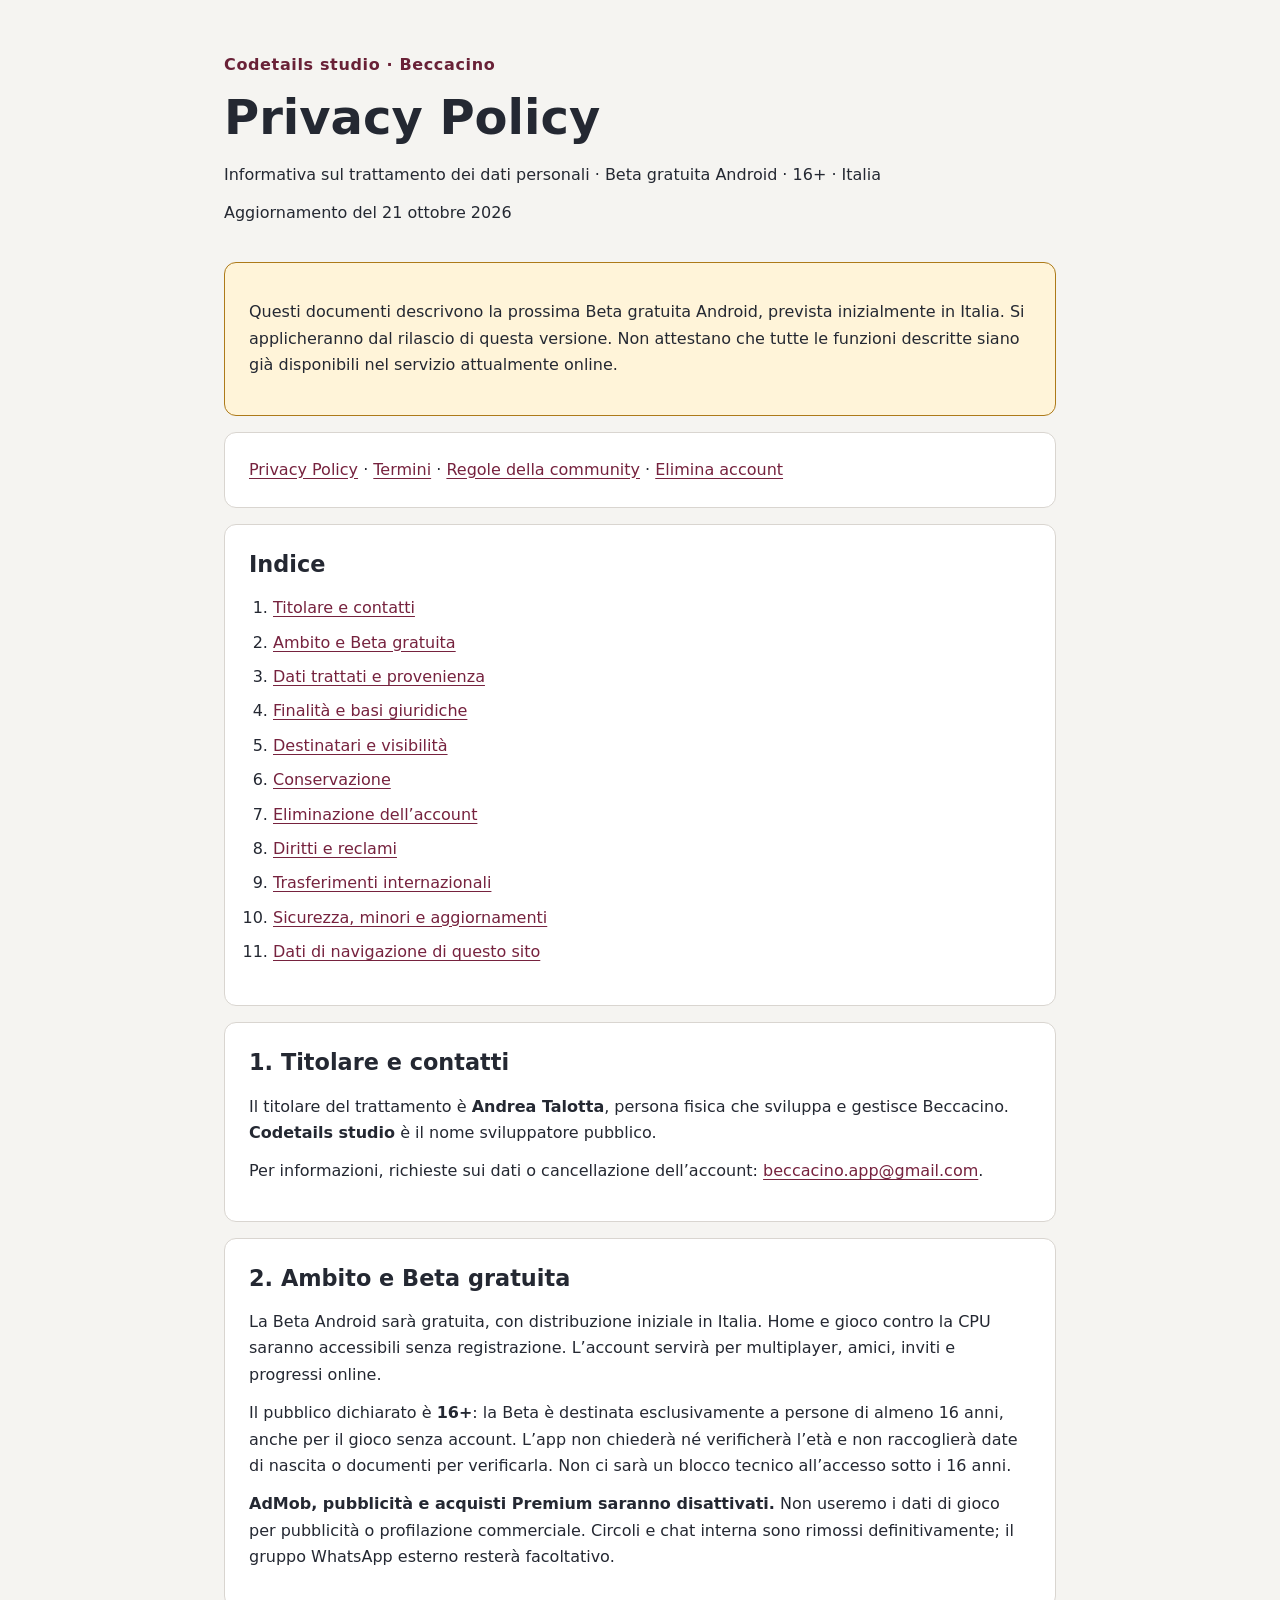
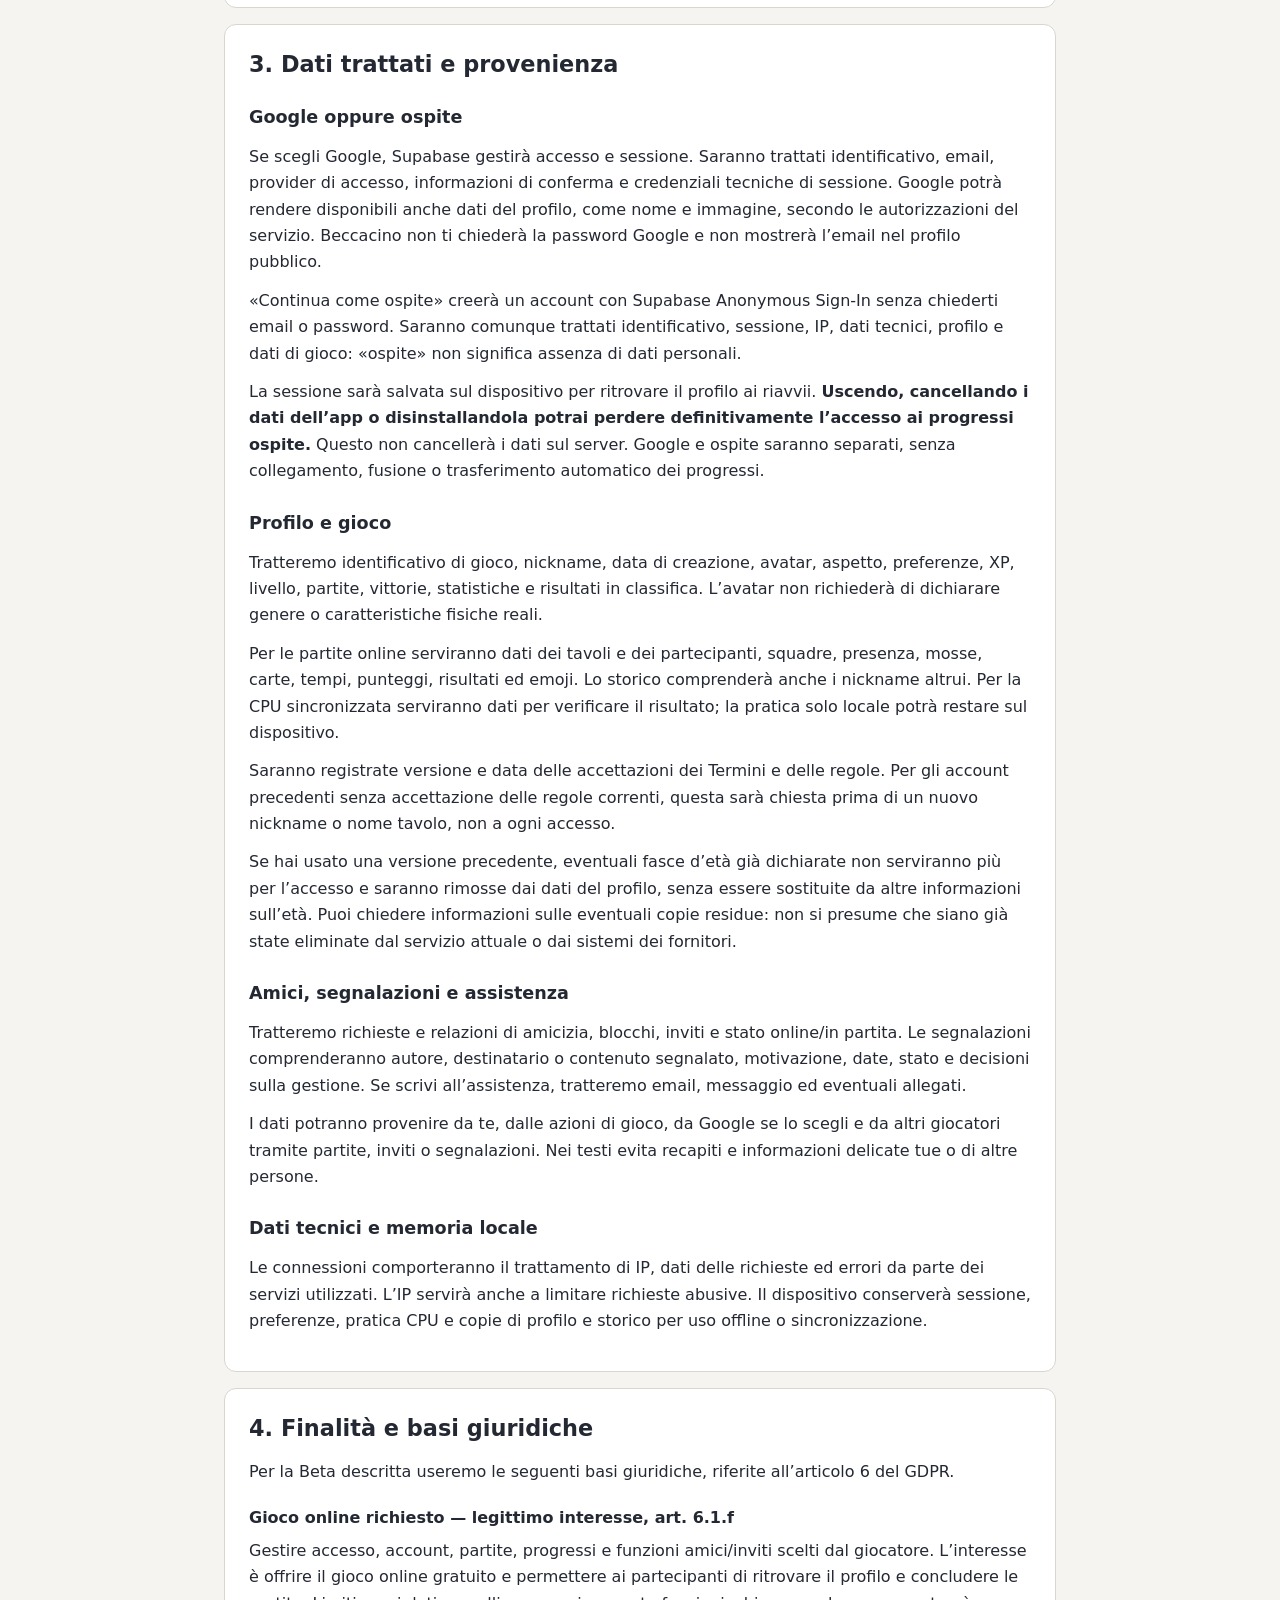
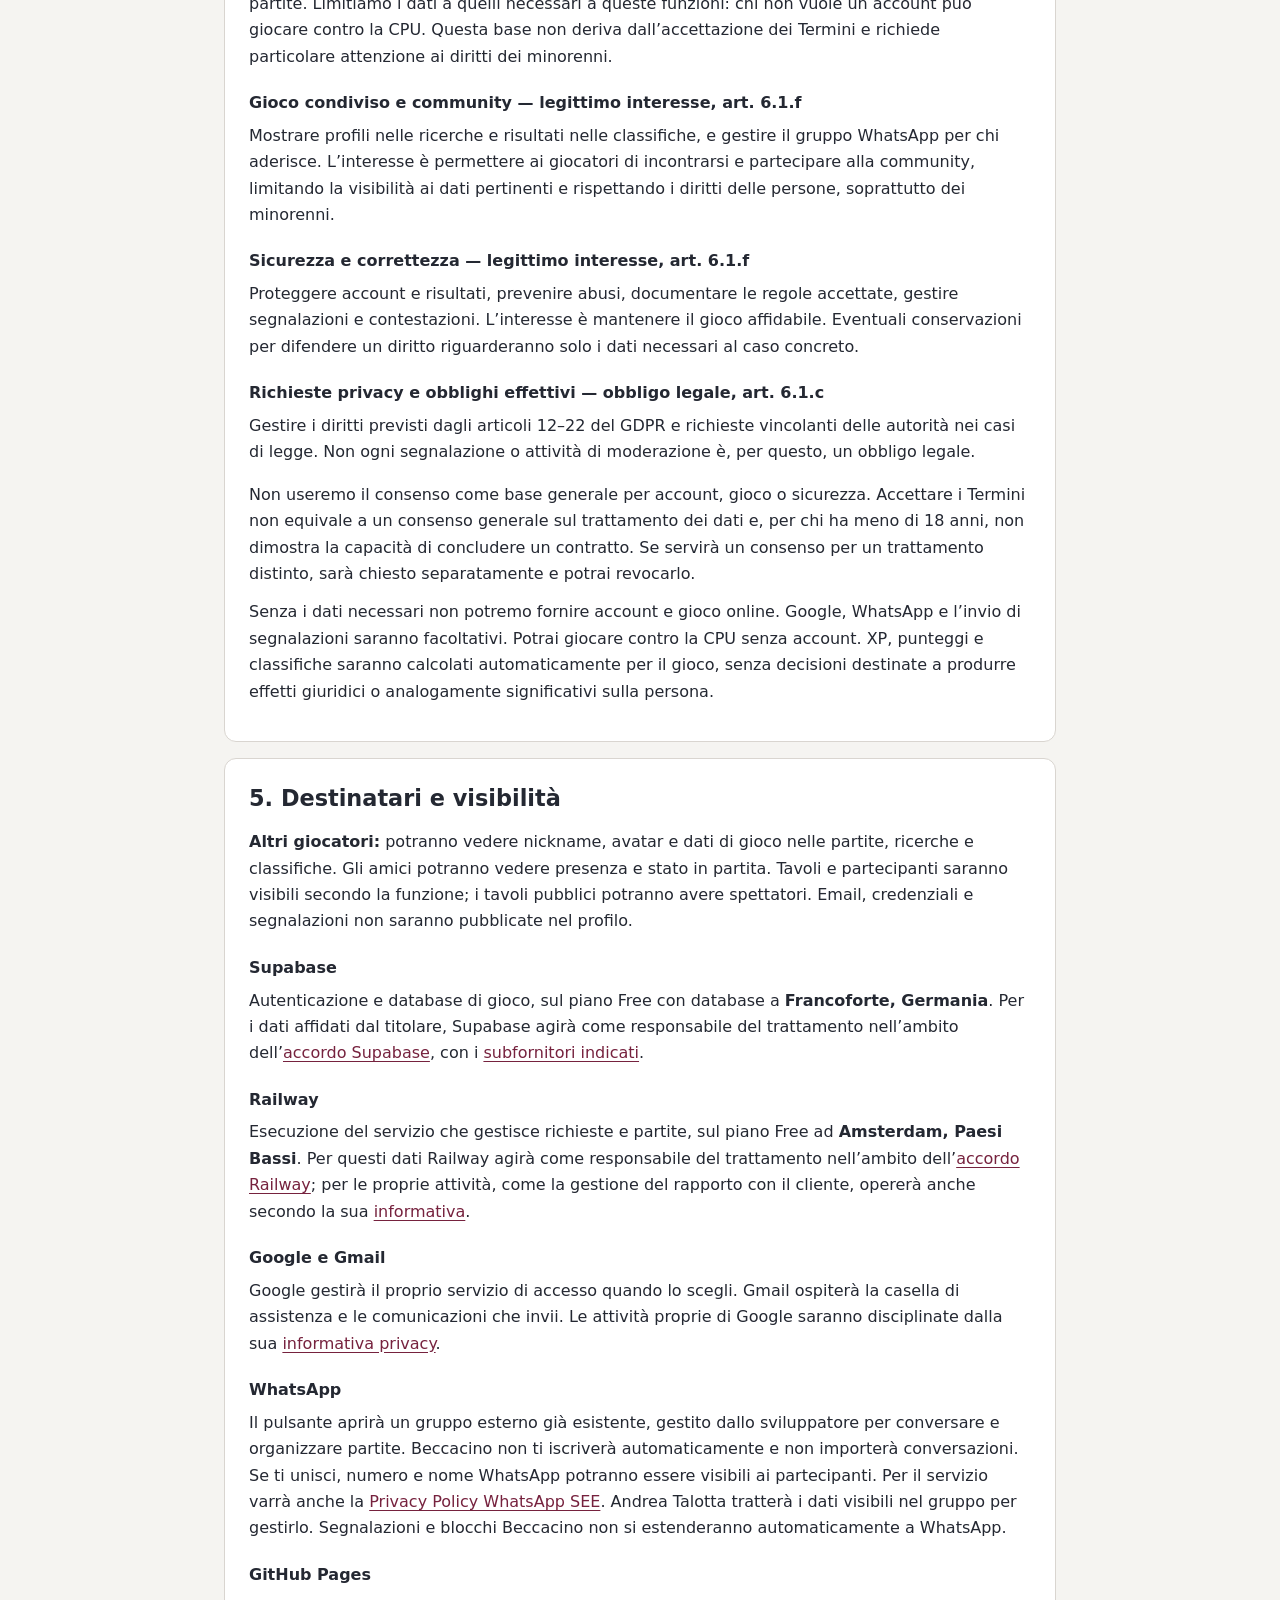
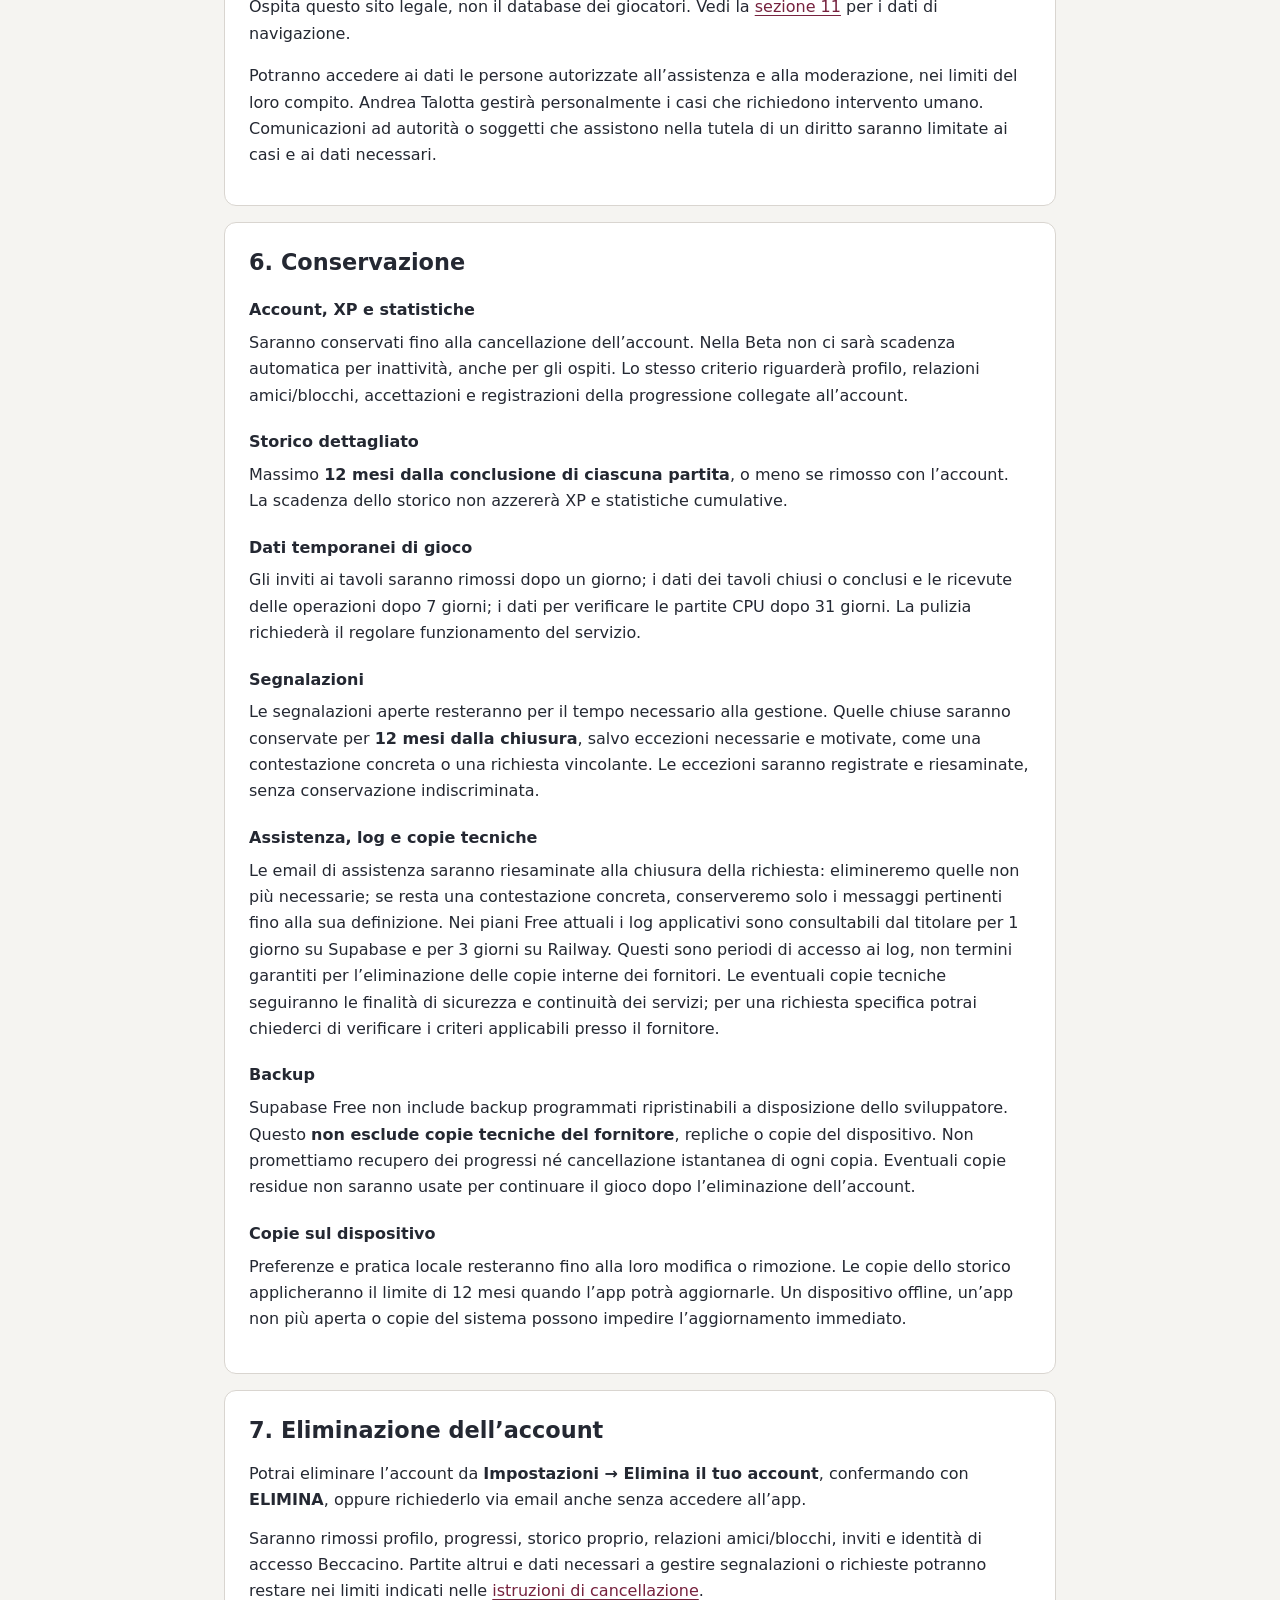
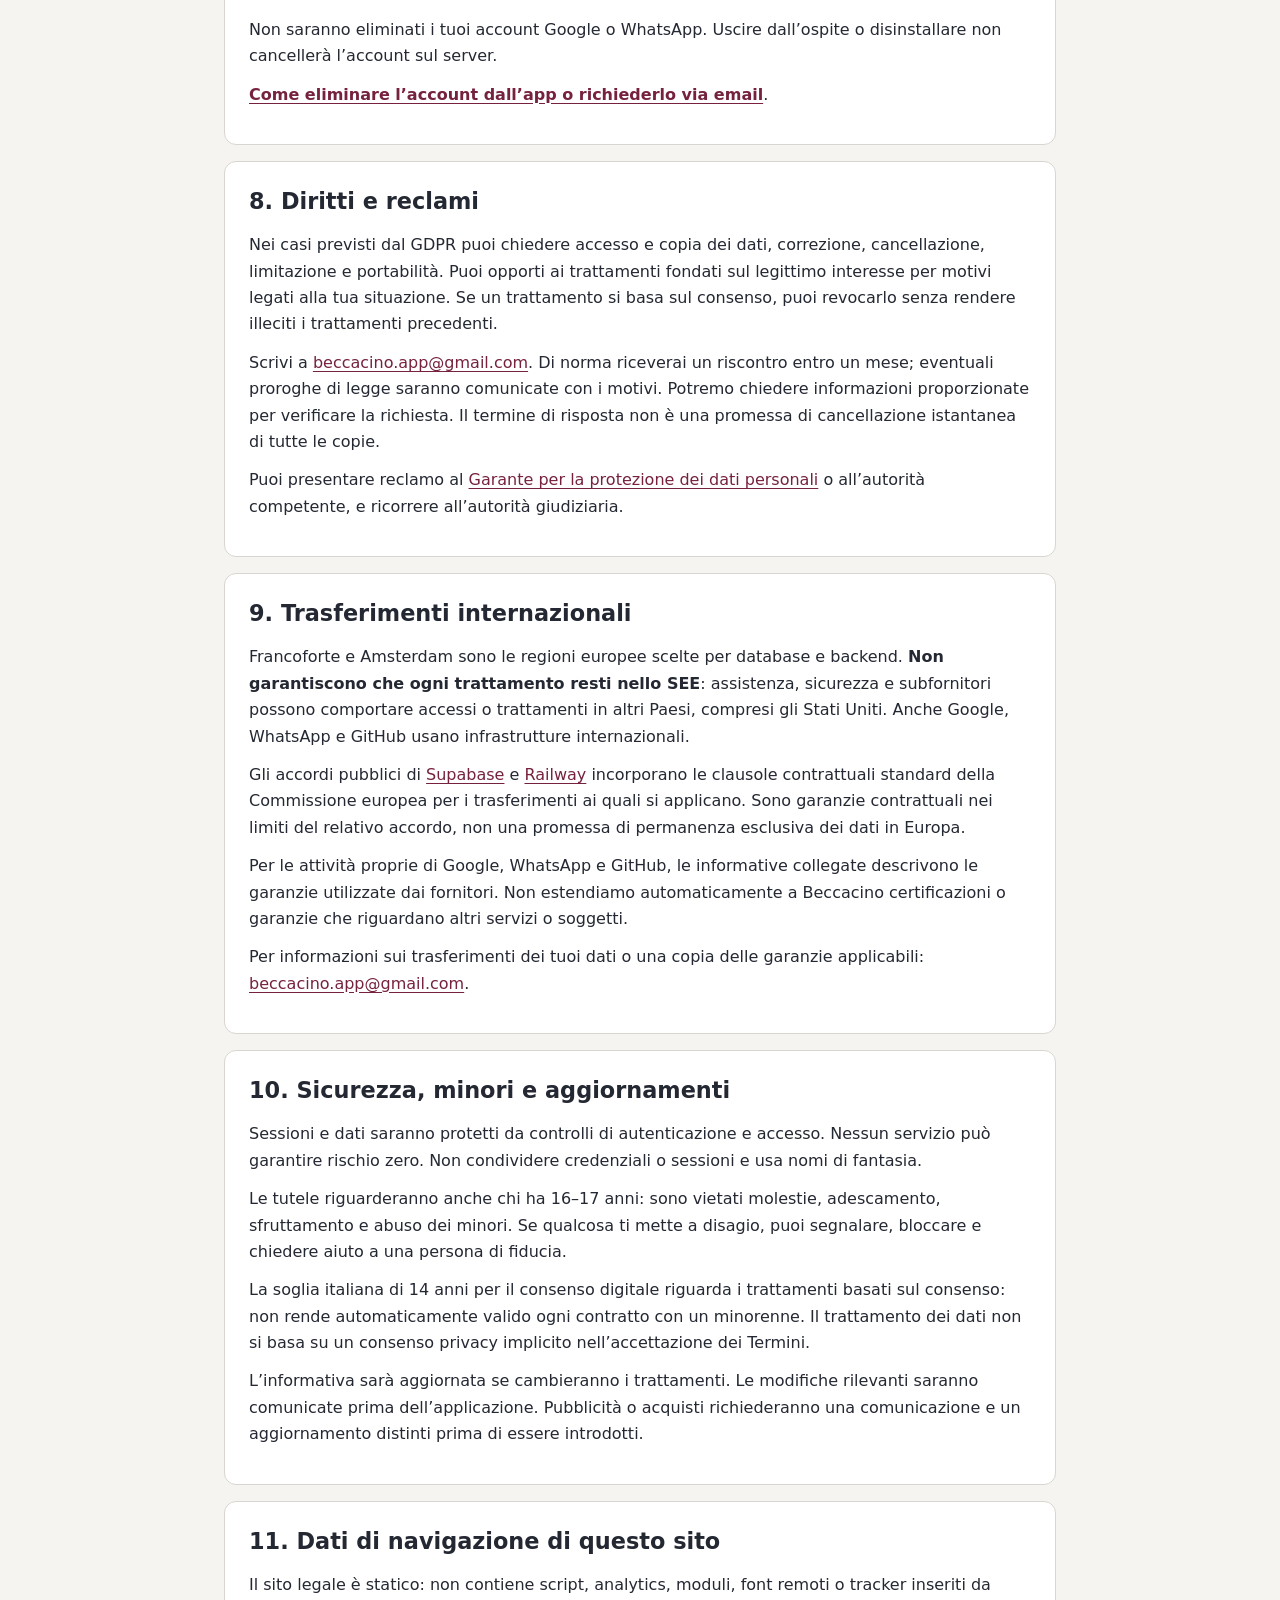
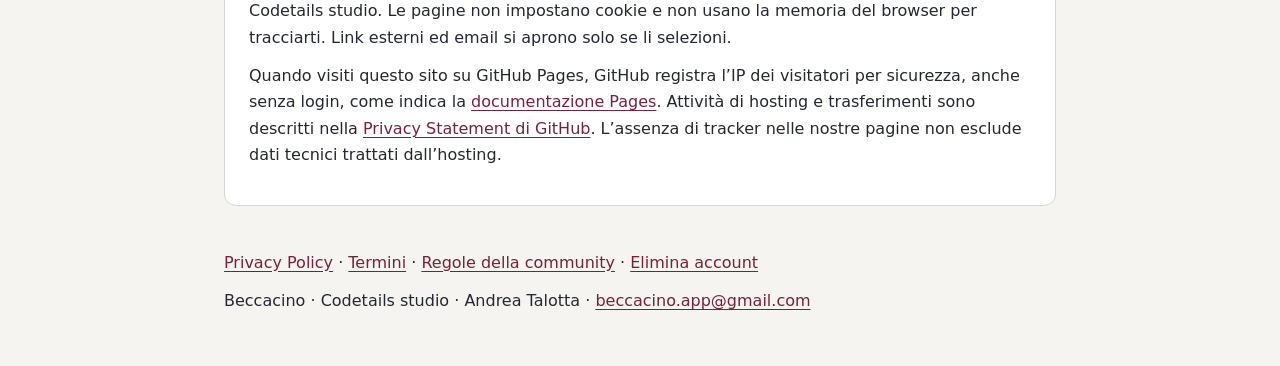
<file: index.html>
<!doctype html>
<html lang="it">
<head>
  <meta charset="utf-8">
  <meta name="viewport" content="width=device-width, initial-scale=1">
  <meta name="description" content="Informativa sul trattamento dei dati personali · Beta gratuita Android · 16+ · Italia">
  <meta name="referrer" content="no-referrer">
  <meta http-equiv="Content-Security-Policy" content="default-src 'none'; style-src 'self'; base-uri 'none'; form-action 'none'">
  <title>Privacy Policy — Beccacino</title>
  <link rel="stylesheet" href="styles.css">
</head>
<body>
  <a class="skip" href="#contenuto">Vai al contenuto</a>
  <header>
    <p class="eyebrow">Codetails studio · Beccacino</p>
    <h1>Privacy Policy</h1>
    <p>Informativa sul trattamento dei dati personali · Beta gratuita Android · 16+ · Italia</p>
    <p>Aggiornamento del <time datetime="2026-10-21">21 ottobre 2026</time></p>
  </header>
  <main id="contenuto" tabindex="-1">
    <aside class="notice" aria-label="Versione del servizio"><p>Questi documenti descrivono la prossima Beta gratuita Android, prevista inizialmente in Italia. Si applicheranno dal rilascio di questa versione. Non attestano che tutte le funzioni descritte siano già disponibili nel servizio attualmente online.</p></aside>
    <nav aria-label="Documenti di Beccacino"><a href="index.html">Privacy Policy</a> · <a href="terms.html">Termini</a> · <a href="community.html">Regole della community</a> · <a href="delete-account.html">Elimina account</a></nav>
    <nav aria-label="Indice dell’informativa">
      <h2>Indice</h2>
      <ol>
        <li><a href="#titolare">Titolare e contatti</a></li>
        <li><a href="#ambito">Ambito e Beta gratuita</a></li>
        <li><a href="#dati">Dati trattati e provenienza</a></li>
        <li><a href="#finalita">Finalità e basi giuridiche</a></li>
        <li><a href="#destinatari">Destinatari e visibilità</a></li>
        <li><a href="#conservazione">Conservazione</a></li>
        <li><a href="#eliminazione">Eliminazione dell’account</a></li>
        <li><a href="#diritti">Diritti e reclami</a></li>
        <li><a href="#trasferimenti">Trasferimenti internazionali</a></li>
        <li><a href="#sicurezza">Sicurezza, minori e aggiornamenti</a></li>
        <li><a href="#sito">Dati di navigazione di questo sito</a></li>
      </ol>
    </nav>
    <section aria-labelledby="titolare">
      <h2 id="titolare">1. Titolare e contatti</h2>
      <p>Il titolare del trattamento è <strong>Andrea Talotta</strong>, persona fisica che sviluppa e gestisce Beccacino. <strong>Codetails studio</strong> è il nome sviluppatore pubblico.</p>
      <p>Per informazioni, richieste sui dati o cancellazione dell’account: <a href="mailto:beccacino.app@gmail.com">beccacino.app@gmail.com</a>.</p>
    </section>
    <section aria-labelledby="ambito">
      <h2 id="ambito">2. Ambito e Beta gratuita</h2>
      <p>La Beta Android sarà gratuita, con distribuzione iniziale in Italia. Home e gioco contro la CPU saranno accessibili senza registrazione. L’account servirà per multiplayer, amici, inviti e progressi online.</p>
      <p>Il pubblico dichiarato è <strong>16+</strong>: la Beta è destinata esclusivamente a persone di almeno 16 anni, anche per il gioco senza account. L’app non chiederà né verificherà l’età e non raccoglierà date di nascita o documenti per verificarla. Non ci sarà un blocco tecnico all’accesso sotto i 16 anni.</p>
      <p><strong>AdMob, pubblicità e acquisti Premium saranno disattivati.</strong> Non useremo i dati di gioco per pubblicità o profilazione commerciale. Circoli e chat interna sono rimossi definitivamente; il gruppo WhatsApp esterno resterà facoltativo.</p>
    </section>
    <section aria-labelledby="dati">
      <h2 id="dati">3. Dati trattati e provenienza</h2>
      <h3>Google oppure ospite</h3>
      <p>Se scegli Google, Supabase gestirà accesso e sessione. Saranno trattati identificativo, email, provider di accesso, informazioni di conferma e credenziali tecniche di sessione. Google potrà rendere disponibili anche dati del profilo, come nome e immagine, secondo le autorizzazioni del servizio. Beccacino non ti chiederà la password Google e non mostrerà l’email nel profilo pubblico.</p>
      <p>«Continua come ospite» creerà un account con Supabase Anonymous Sign-In senza chiederti email o password. Saranno comunque trattati identificativo, sessione, IP, dati tecnici, profilo e dati di gioco: «ospite» non significa assenza di dati personali.</p>
      <p>La sessione sarà salvata sul dispositivo per ritrovare il profilo ai riavvii. <strong>Uscendo, cancellando i dati dell’app o disinstallandola potrai perdere definitivamente l’accesso ai progressi ospite.</strong> Questo non cancellerà i dati sul server. Google e ospite saranno separati, senza collegamento, fusione o trasferimento automatico dei progressi.</p>
      <h3>Profilo e gioco</h3>
      <p>Tratteremo identificativo di gioco, nickname, data di creazione, avatar, aspetto, preferenze, XP, livello, partite, vittorie, statistiche e risultati in classifica. L’avatar non richiederà di dichiarare genere o caratteristiche fisiche reali.</p>
      <p>Per le partite online serviranno dati dei tavoli e dei partecipanti, squadre, presenza, mosse, carte, tempi, punteggi, risultati ed emoji. Lo storico comprenderà anche i nickname altrui. Per la CPU sincronizzata serviranno dati per verificare il risultato; la pratica solo locale potrà restare sul dispositivo.</p>
      <p>Saranno registrate versione e data delle accettazioni dei Termini e delle regole. Per gli account precedenti senza accettazione delle regole correnti, questa sarà chiesta prima di un nuovo nickname o nome tavolo, non a ogni accesso.</p>
      <p>Se hai usato una versione precedente, eventuali fasce d’età già dichiarate non serviranno più per l’accesso e saranno rimosse dai dati del profilo, senza essere sostituite da altre informazioni sull’età. Puoi chiedere informazioni sulle eventuali copie residue: non si presume che siano già state eliminate dal servizio attuale o dai sistemi dei fornitori.</p>
      <h3>Amici, segnalazioni e assistenza</h3>
      <p>Tratteremo richieste e relazioni di amicizia, blocchi, inviti e stato online/in partita. Le segnalazioni comprenderanno autore, destinatario o contenuto segnalato, motivazione, date, stato e decisioni sulla gestione. Se scrivi all’assistenza, tratteremo email, messaggio ed eventuali allegati.</p>
      <p>I dati potranno provenire da te, dalle azioni di gioco, da Google se lo scegli e da altri giocatori tramite partite, inviti o segnalazioni. Nei testi evita recapiti e informazioni delicate tue o di altre persone.</p>
      <h3>Dati tecnici e memoria locale</h3>
      <p>Le connessioni comporteranno il trattamento di IP, dati delle richieste ed errori da parte dei servizi utilizzati. L’IP servirà anche a limitare richieste abusive. Il dispositivo conserverà sessione, preferenze, pratica CPU e copie di profilo e storico per uso offline o sincronizzazione.</p>
    </section>
    <section aria-labelledby="finalita">
      <h2 id="finalita">4. Finalità e basi giuridiche</h2>
      <p>Per la Beta descritta useremo le seguenti basi giuridiche, riferite all’articolo 6 del GDPR.</p>
      <dl>
        <dt>Gioco online richiesto — legittimo interesse, art. 6.1.f</dt>
        <dd>Gestire accesso, account, partite, progressi e funzioni amici/inviti scelti dal giocatore. L’interesse è offrire il gioco online gratuito e permettere ai partecipanti di ritrovare il profilo e concludere le partite. Limitiamo i dati a quelli necessari a queste funzioni: chi non vuole un account può giocare contro la CPU. Questa base non deriva dall’accettazione dei Termini e richiede particolare attenzione ai diritti dei minorenni.</dd>
        <dt>Gioco condiviso e community — legittimo interesse, art. 6.1.f</dt>
        <dd>Mostrare profili nelle ricerche e risultati nelle classifiche, e gestire il gruppo WhatsApp per chi aderisce. L’interesse è permettere ai giocatori di incontrarsi e partecipare alla community, limitando la visibilità ai dati pertinenti e rispettando i diritti delle persone, soprattutto dei minorenni.</dd>
        <dt>Sicurezza e correttezza — legittimo interesse, art. 6.1.f</dt>
        <dd>Proteggere account e risultati, prevenire abusi, documentare le regole accettate, gestire segnalazioni e contestazioni. L’interesse è mantenere il gioco affidabile. Eventuali conservazioni per difendere un diritto riguarderanno solo i dati necessari al caso concreto.</dd>
        <dt>Richieste privacy e obblighi effettivi — obbligo legale, art. 6.1.c</dt>
        <dd>Gestire i diritti previsti dagli articoli 12–22 del GDPR e richieste vincolanti delle autorità nei casi di legge. Non ogni segnalazione o attività di moderazione è, per questo, un obbligo legale.</dd>
      </dl>
      <p>Non useremo il consenso come base generale per account, gioco o sicurezza. Accettare i Termini non equivale a un consenso generale sul trattamento dei dati e, per chi ha meno di 18 anni, non dimostra la capacità di concludere un contratto. Se servirà un consenso per un trattamento distinto, sarà chiesto separatamente e potrai revocarlo.</p>
      <p>Senza i dati necessari non potremo fornire account e gioco online. Google, WhatsApp e l’invio di segnalazioni saranno facoltativi. Potrai giocare contro la CPU senza account. XP, punteggi e classifiche saranno calcolati automaticamente per il gioco, senza decisioni destinate a produrre effetti giuridici o analogamente significativi sulla persona.</p>
    </section>
    <section aria-labelledby="destinatari">
      <h2 id="destinatari">5. Destinatari e visibilità</h2>
      <p><strong>Altri giocatori:</strong> potranno vedere nickname, avatar e dati di gioco nelle partite, ricerche e classifiche. Gli amici potranno vedere presenza e stato in partita. Tavoli e partecipanti saranno visibili secondo la funzione; i tavoli pubblici potranno avere spettatori. Email, credenziali e segnalazioni non saranno pubblicate nel profilo.</p>
      <dl>
        <dt>Supabase</dt>
        <dd>Autenticazione e database di gioco, sul piano Free con database a <strong>Francoforte, Germania</strong>. Per i dati affidati dal titolare, Supabase agirà come responsabile del trattamento nell’ambito dell’<a href="https://supabase.com/legal/customer-resources/data-processing-addendum">accordo Supabase</a>, con i <a href="https://supabase.com/legal/customer-resources/subprocessor-list">subfornitori indicati</a>.</dd>
        <dt>Railway</dt>
        <dd>Esecuzione del servizio che gestisce richieste e partite, sul piano Free ad <strong>Amsterdam, Paesi Bassi</strong>. Per questi dati Railway agirà come responsabile del trattamento nell’ambito dell’<a href="https://railway.com/legal/dpa">accordo Railway</a>; per le proprie attività, come la gestione del rapporto con il cliente, opererà anche secondo la sua <a href="https://railway.com/legal/privacy">informativa</a>.</dd>
        <dt>Google e Gmail</dt>
        <dd>Google gestirà il proprio servizio di accesso quando lo scegli. Gmail ospiterà la casella di assistenza e le comunicazioni che invii. Le attività proprie di Google saranno disciplinate dalla sua <a href="https://policies.google.com/privacy?hl=it">informativa privacy</a>.</dd>
        <dt>WhatsApp</dt>
        <dd>Il pulsante aprirà un gruppo esterno già esistente, gestito dallo sviluppatore per conversare e organizzare partite. Beccacino non ti iscriverà automaticamente e non importerà conversazioni. Se ti unisci, numero e nome WhatsApp potranno essere visibili ai partecipanti. Per il servizio varrà anche la <a href="https://www.whatsapp.com/legal/privacy-policy-eea">Privacy Policy WhatsApp SEE</a>. Andrea Talotta tratterà i dati visibili nel gruppo per gestirlo. Segnalazioni e blocchi Beccacino non si estenderanno automaticamente a WhatsApp.</dd>
        <dt>GitHub Pages</dt>
        <dd>Ospita questo sito legale, non il database dei giocatori. Vedi la <a href="#sito">sezione 11</a> per i dati di navigazione.</dd>
      </dl>
      <p>Potranno accedere ai dati le persone autorizzate all’assistenza e alla moderazione, nei limiti del loro compito. Andrea Talotta gestirà personalmente i casi che richiedono intervento umano. Comunicazioni ad autorità o soggetti che assistono nella tutela di un diritto saranno limitate ai casi e ai dati necessari.</p>
    </section>
    <section aria-labelledby="conservazione">
      <h2 id="conservazione">6. Conservazione</h2>
      <dl>
        <dt>Account, XP e statistiche</dt>
        <dd>Saranno conservati fino alla cancellazione dell’account. Nella Beta non ci sarà scadenza automatica per inattività, anche per gli ospiti. Lo stesso criterio riguarderà profilo, relazioni amici/blocchi, accettazioni e registrazioni della progressione collegate all’account.</dd>
        <dt>Storico dettagliato</dt>
        <dd>Massimo <strong>12 mesi dalla conclusione di ciascuna partita</strong>, o meno se rimosso con l’account. La scadenza dello storico non azzererà XP e statistiche cumulative.</dd>
        <dt>Dati temporanei di gioco</dt>
        <dd>Gli inviti ai tavoli saranno rimossi dopo un giorno; i dati dei tavoli chiusi o conclusi e le ricevute delle operazioni dopo 7 giorni; i dati per verificare le partite CPU dopo 31 giorni. La pulizia richiederà il regolare funzionamento del servizio.</dd>
        <dt>Segnalazioni</dt>
        <dd>Le segnalazioni aperte resteranno per il tempo necessario alla gestione. Quelle chiuse saranno conservate per <strong>12 mesi dalla chiusura</strong>, salvo eccezioni necessarie e motivate, come una contestazione concreta o una richiesta vincolante. Le eccezioni saranno registrate e riesaminate, senza conservazione indiscriminata.</dd>
        <dt>Assistenza, log e copie tecniche</dt>
        <dd>Le email di assistenza saranno riesaminate alla chiusura della richiesta: elimineremo quelle non più necessarie; se resta una contestazione concreta, conserveremo solo i messaggi pertinenti fino alla sua definizione. Nei piani Free attuali i log applicativi sono consultabili dal titolare per 1 giorno su Supabase e per 3 giorni su Railway. Questi sono periodi di accesso ai log, non termini garantiti per l’eliminazione delle copie interne dei fornitori. Le eventuali copie tecniche seguiranno le finalità di sicurezza e continuità dei servizi; per una richiesta specifica potrai chiederci di verificare i criteri applicabili presso il fornitore.</dd>
        <dt>Backup</dt>
        <dd>Supabase Free non include backup programmati ripristinabili a disposizione dello sviluppatore. Questo <strong>non esclude copie tecniche del fornitore</strong>, repliche o copie del dispositivo. Non promettiamo recupero dei progressi né cancellazione istantanea di ogni copia. Eventuali copie residue non saranno usate per continuare il gioco dopo l’eliminazione dell’account.</dd>
        <dt>Copie sul dispositivo</dt>
        <dd>Preferenze e pratica locale resteranno fino alla loro modifica o rimozione. Le copie dello storico applicheranno il limite di 12 mesi quando l’app potrà aggiornarle. Un dispositivo offline, un’app non più aperta o copie del sistema possono impedire l’aggiornamento immediato.</dd>
      </dl>
    </section>
    <section aria-labelledby="eliminazione">
      <h2 id="eliminazione">7. Eliminazione dell’account</h2>
      <p>Potrai eliminare l’account da <strong>Impostazioni → Elimina il tuo account</strong>, confermando con <strong>ELIMINA</strong>, oppure richiederlo via email anche senza accedere all’app.</p>
      <p>Saranno rimossi profilo, progressi, storico proprio, relazioni amici/blocchi, inviti e identità di accesso Beccacino. Partite altrui e dati necessari a gestire segnalazioni o richieste potranno restare nei limiti indicati nelle <a href="delete-account.html#residui">istruzioni di cancellazione</a>.</p>
      <p>Non saranno eliminati i tuoi account Google o WhatsApp. Uscire dall’ospite o disinstallare non cancellerà l’account sul server.</p>
      <p><a href="delete-account.html"><strong>Come eliminare l’account dall’app o richiederlo via email</strong></a>.</p>
    </section>
    <section aria-labelledby="diritti">
      <h2 id="diritti">8. Diritti e reclami</h2>
      <p>Nei casi previsti dal GDPR puoi chiedere accesso e copia dei dati, correzione, cancellazione, limitazione e portabilità. Puoi opporti ai trattamenti fondati sul legittimo interesse per motivi legati alla tua situazione. Se un trattamento si basa sul consenso, puoi revocarlo senza rendere illeciti i trattamenti precedenti.</p>
      <p>Scrivi a <a href="mailto:beccacino.app@gmail.com">beccacino.app@gmail.com</a>. Di norma riceverai un riscontro entro un mese; eventuali proroghe di legge saranno comunicate con i motivi. Potremo chiedere informazioni proporzionate per verificare la richiesta. Il termine di risposta non è una promessa di cancellazione istantanea di tutte le copie.</p>
      <p>Puoi presentare reclamo al <a href="https://www.garanteprivacy.it/">Garante per la protezione dei dati personali</a> o all’autorità competente, e ricorrere all’autorità giudiziaria.</p>
    </section>
    <section aria-labelledby="trasferimenti">
      <h2 id="trasferimenti">9. Trasferimenti internazionali</h2>
      <p>Francoforte e Amsterdam sono le regioni europee scelte per database e backend. <strong>Non garantiscono che ogni trattamento resti nello SEE</strong>: assistenza, sicurezza e subfornitori possono comportare accessi o trattamenti in altri Paesi, compresi gli Stati Uniti. Anche Google, WhatsApp e GitHub usano infrastrutture internazionali.</p>
      <p>Gli accordi pubblici di <a href="https://supabase.com/legal/customer-resources/data-processing-addendum">Supabase</a> e <a href="https://railway.com/legal/dpa">Railway</a> incorporano le clausole contrattuali standard della Commissione europea per i trasferimenti ai quali si applicano. Sono garanzie contrattuali nei limiti del relativo accordo, non una promessa di permanenza esclusiva dei dati in Europa.</p>
      <p>Per le attività proprie di Google, WhatsApp e GitHub, le informative collegate descrivono le garanzie utilizzate dai fornitori. Non estendiamo automaticamente a Beccacino certificazioni o garanzie che riguardano altri servizi o soggetti.</p>
      <p>Per informazioni sui trasferimenti dei tuoi dati o una copia delle garanzie applicabili: <a href="mailto:beccacino.app@gmail.com">beccacino.app@gmail.com</a>.</p>
    </section>
    <section aria-labelledby="sicurezza">
      <h2 id="sicurezza">10. Sicurezza, minori e aggiornamenti</h2>
      <p>Sessioni e dati saranno protetti da controlli di autenticazione e accesso. Nessun servizio può garantire rischio zero. Non condividere credenziali o sessioni e usa nomi di fantasia.</p>
      <p>Le tutele riguarderanno anche chi ha 16–17 anni: sono vietati molestie, adescamento, sfruttamento e abuso dei minori. Se qualcosa ti mette a disagio, puoi segnalare, bloccare e chiedere aiuto a una persona di fiducia.</p>
      <p>La soglia italiana di 14 anni per il consenso digitale riguarda i trattamenti basati sul consenso: non rende automaticamente valido ogni contratto con un minorenne. Il trattamento dei dati non si basa su un consenso privacy implicito nell’accettazione dei Termini.</p>
      <p>L’informativa sarà aggiornata se cambieranno i trattamenti. Le modifiche rilevanti saranno comunicate prima dell’applicazione. Pubblicità o acquisti richiederanno una comunicazione e un aggiornamento distinti prima di essere introdotti.</p>
    </section>
    <section aria-labelledby="sito">
      <h2 id="sito">11. Dati di navigazione di questo sito</h2>
      <p>Il sito legale è statico: non contiene script, analytics, moduli, font remoti o tracker inseriti da Codetails studio. Le pagine non impostano cookie e non usano la memoria del browser per tracciarti. Link esterni ed email si aprono solo se li selezioni.</p>
      <p>Quando visiti questo sito su GitHub Pages, GitHub registra l’IP dei visitatori per sicurezza, anche senza login, come indica la <a href="https://docs.github.com/en/pages/getting-started-with-github-pages/what-is-github-pages#data-collection">documentazione Pages</a>. Attività di hosting e trasferimenti sono descritti nella <a href="https://docs.github.com/en/site-policy/privacy-policies/github-general-privacy-statement">Privacy Statement di GitHub</a>. L’assenza di tracker nelle nostre pagine non esclude dati tecnici trattati dall’hosting.</p>
    </section>

  </main>
  <footer>
    <p><a href="index.html">Privacy Policy</a> · <a href="terms.html">Termini</a> · <a href="community.html">Regole della community</a> · <a href="delete-account.html">Elimina account</a></p>
    <p>Beccacino · Codetails studio · Andrea Talotta · <a href="mailto:beccacino.app@gmail.com">beccacino.app@gmail.com</a></p>
  </footer>
</body>
</html>
</file>
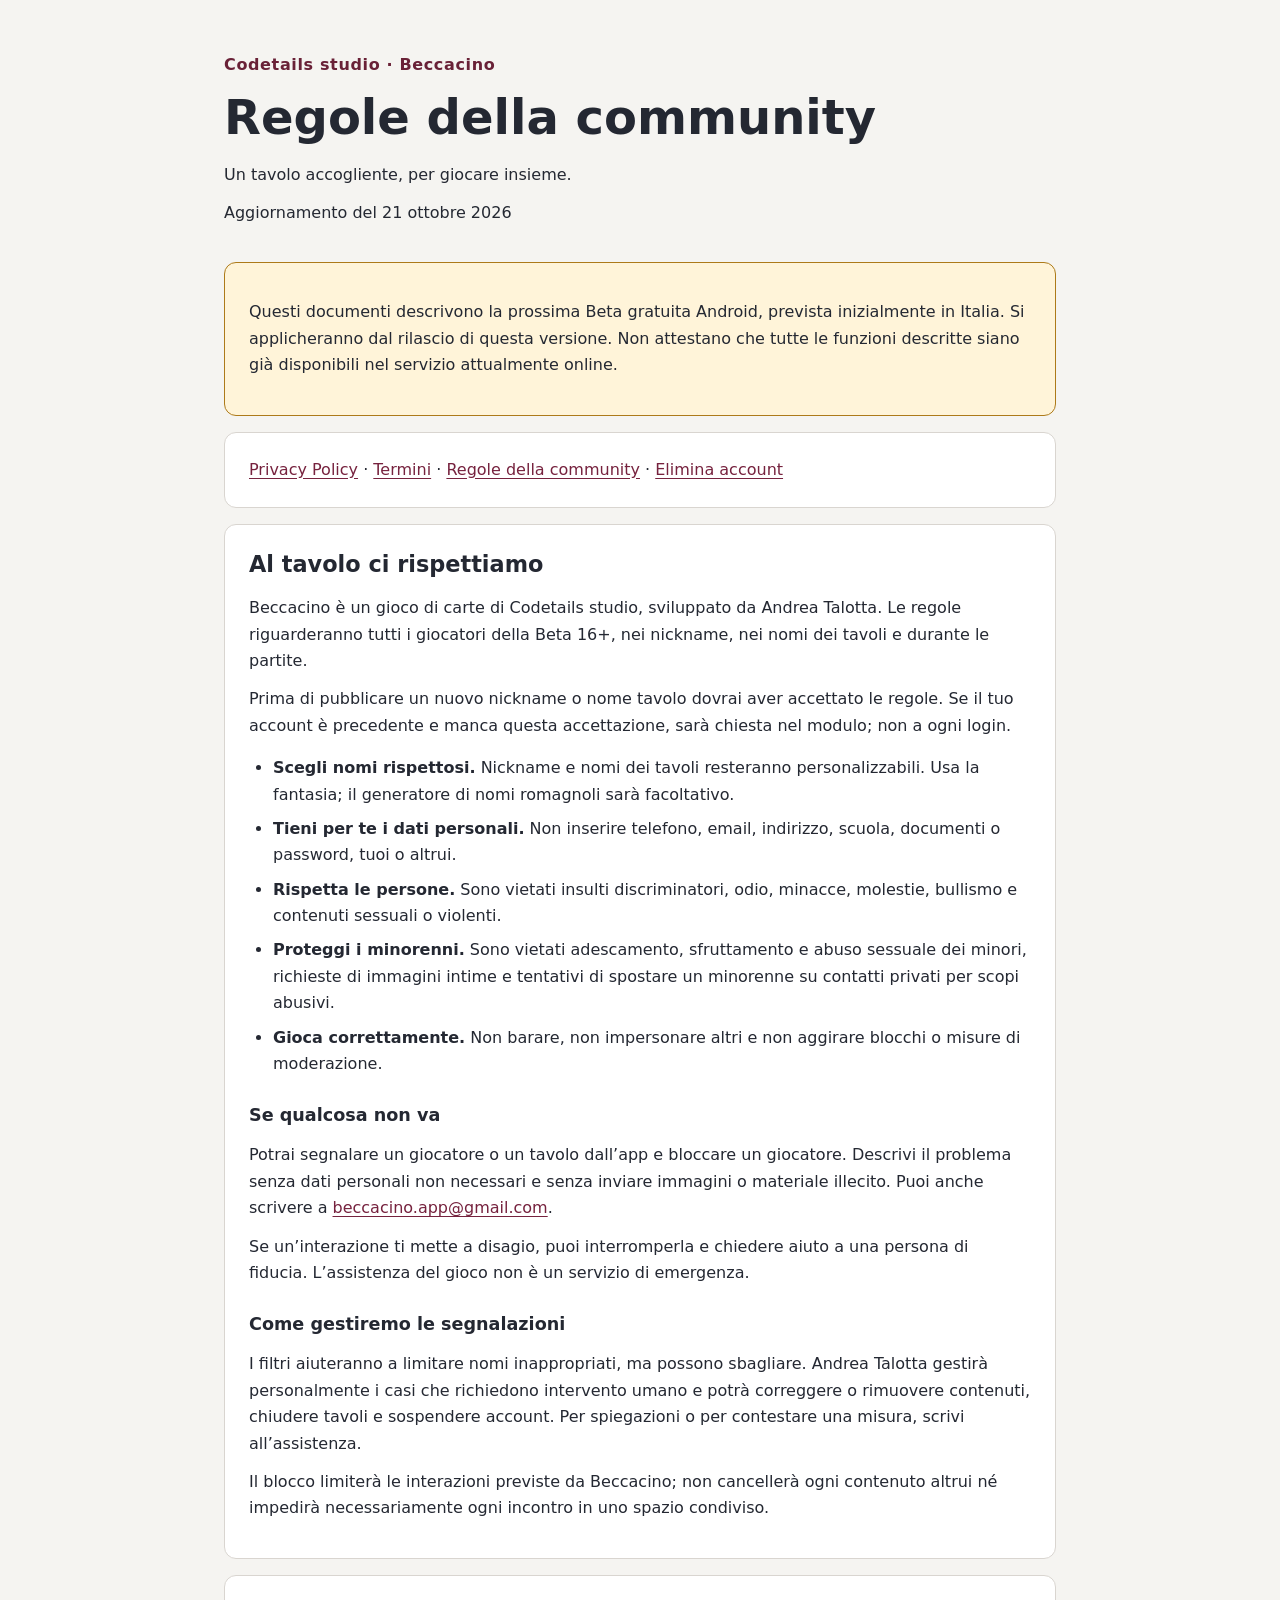
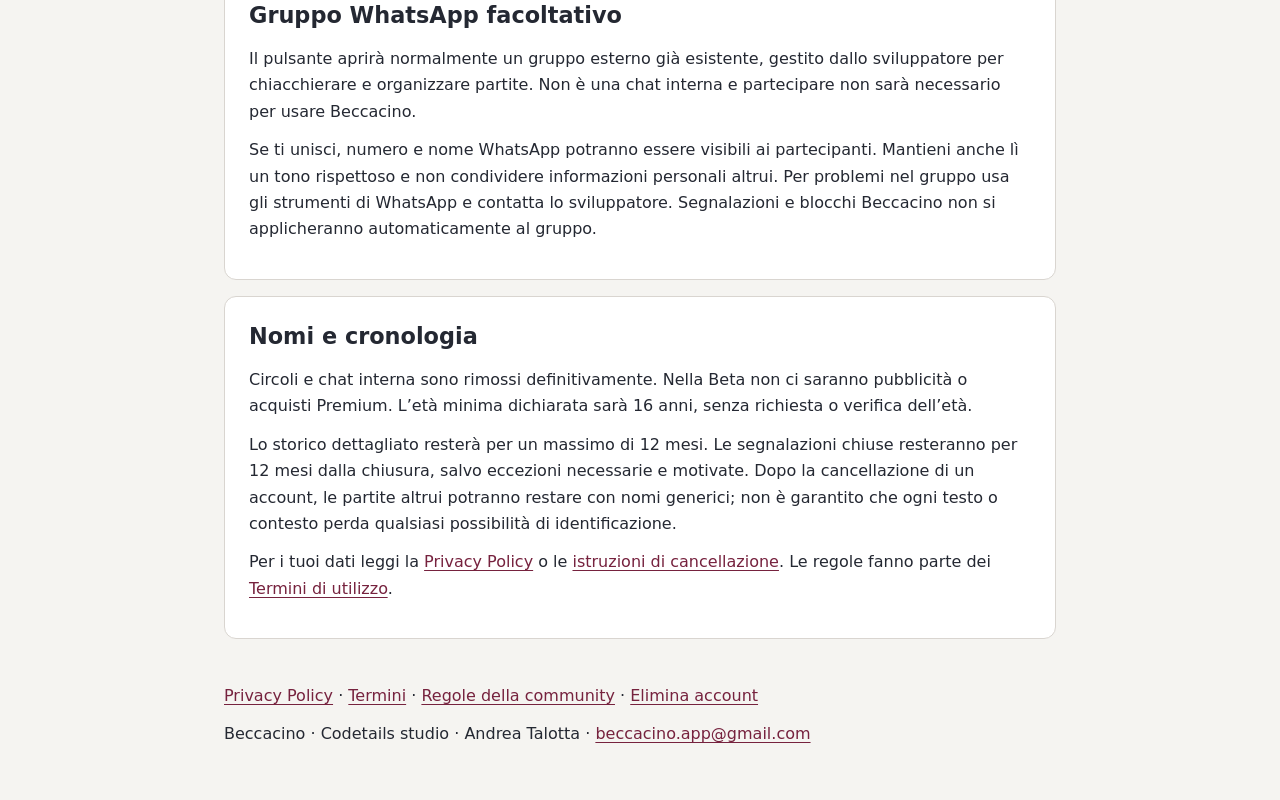
<file: community.html>
<!doctype html>
<html lang="it">
<head>
  <meta charset="utf-8">
  <meta name="viewport" content="width=device-width, initial-scale=1">
  <meta name="description" content="Un tavolo accogliente, per giocare insieme.">
  <meta name="referrer" content="no-referrer">
  <meta http-equiv="Content-Security-Policy" content="default-src 'none'; style-src 'self'; base-uri 'none'; form-action 'none'">
  <title>Regole della community — Beccacino</title>
  <link rel="stylesheet" href="styles.css">
</head>
<body>
  <a class="skip" href="#contenuto">Vai al contenuto</a>
  <header>
    <p class="eyebrow">Codetails studio · Beccacino</p>
    <h1>Regole della community</h1>
    <p>Un tavolo accogliente, per giocare insieme.</p>
    <p>Aggiornamento del <time datetime="2026-10-21">21 ottobre 2026</time></p>
  </header>
  <main id="contenuto" tabindex="-1">
    <aside class="notice" aria-label="Versione del servizio"><p>Questi documenti descrivono la prossima Beta gratuita Android, prevista inizialmente in Italia. Si applicheranno dal rilascio di questa versione. Non attestano che tutte le funzioni descritte siano già disponibili nel servizio attualmente online.</p></aside>
    <nav aria-label="Documenti di Beccacino"><a href="index.html">Privacy Policy</a> · <a href="terms.html">Termini</a> · <a href="community.html">Regole della community</a> · <a href="delete-account.html">Elimina account</a></nav>
    <section aria-labelledby="regole">
      <h2 id="regole">Al tavolo ci rispettiamo</h2>
      <p>Beccacino è un gioco di carte di Codetails studio, sviluppato da Andrea Talotta. Le regole riguarderanno tutti i giocatori della Beta 16+, nei nickname, nei nomi dei tavoli e durante le partite.</p>
      <p>Prima di pubblicare un nuovo nickname o nome tavolo dovrai aver accettato le regole. Se il tuo account è precedente e manca questa accettazione, sarà chiesta nel modulo; non a ogni login.</p>
      <ul>
        <li><strong>Scegli nomi rispettosi.</strong> Nickname e nomi dei tavoli resteranno personalizzabili. Usa la fantasia; il generatore di nomi romagnoli sarà facoltativo.</li>
        <li><strong>Tieni per te i dati personali.</strong> Non inserire telefono, email, indirizzo, scuola, documenti o password, tuoi o altrui.</li>
        <li><strong>Rispetta le persone.</strong> Sono vietati insulti discriminatori, odio, minacce, molestie, bullismo e contenuti sessuali o violenti.</li>
        <li><strong>Proteggi i minorenni.</strong> Sono vietati adescamento, sfruttamento e abuso sessuale dei minori, richieste di immagini intime e tentativi di spostare un minorenne su contatti privati per scopi abusivi.</li>
        <li><strong>Gioca correttamente.</strong> Non barare, non impersonare altri e non aggirare blocchi o misure di moderazione.</li>
      </ul>
      <h3>Se qualcosa non va</h3>
      <p>Potrai segnalare un giocatore o un tavolo dall’app e bloccare un giocatore. Descrivi il problema senza dati personali non necessari e senza inviare immagini o materiale illecito. Puoi anche scrivere a <a href="mailto:beccacino.app@gmail.com">beccacino.app@gmail.com</a>.</p>
      <p>Se un’interazione ti mette a disagio, puoi interromperla e chiedere aiuto a una persona di fiducia. L’assistenza del gioco non è un servizio di emergenza.</p>
      <h3>Come gestiremo le segnalazioni</h3>
      <p>I filtri aiuteranno a limitare nomi inappropriati, ma possono sbagliare. Andrea Talotta gestirà personalmente i casi che richiedono intervento umano e potrà correggere o rimuovere contenuti, chiudere tavoli e sospendere account. Per spiegazioni o per contestare una misura, scrivi all’assistenza.</p>
      <p>Il blocco limiterà le interazioni previste da Beccacino; non cancellerà ogni contenuto altrui né impedirà necessariamente ogni incontro in uno spazio condiviso.</p>
    </section>
    <section aria-labelledby="whatsapp">
      <h2 id="whatsapp">Gruppo WhatsApp facoltativo</h2>
      <p>Il pulsante aprirà normalmente un gruppo esterno già esistente, gestito dallo sviluppatore per chiacchierare e organizzare partite. Non è una chat interna e partecipare non sarà necessario per usare Beccacino.</p>
      <p>Se ti unisci, numero e nome WhatsApp potranno essere visibili ai partecipanti. Mantieni anche lì un tono rispettoso e non condividere informazioni personali altrui. Per problemi nel gruppo usa gli strumenti di WhatsApp e contatta lo sviluppatore. Segnalazioni e blocchi Beccacino non si applicheranno automaticamente al gruppo.</p>
    </section>
    <section aria-labelledby="privacy-community">
      <h2 id="privacy-community">Nomi e cronologia</h2>
      <p>Circoli e chat interna sono rimossi definitivamente. Nella Beta non ci saranno pubblicità o acquisti Premium. L’età minima dichiarata sarà 16 anni, senza richiesta o verifica dell’età.</p>
      <p>Lo storico dettagliato resterà per un massimo di 12 mesi. Le segnalazioni chiuse resteranno per 12 mesi dalla chiusura, salvo eccezioni necessarie e motivate. Dopo la cancellazione di un account, le partite altrui potranno restare con nomi generici; non è garantito che ogni testo o contesto perda qualsiasi possibilità di identificazione.</p>
      <p>Per i tuoi dati leggi la <a href="index.html">Privacy Policy</a> o le <a href="delete-account.html">istruzioni di cancellazione</a>. Le regole fanno parte dei <a href="terms.html">Termini di utilizzo</a>.</p>
    </section>

  </main>
  <footer>
    <p><a href="index.html">Privacy Policy</a> · <a href="terms.html">Termini</a> · <a href="community.html">Regole della community</a> · <a href="delete-account.html">Elimina account</a></p>
    <p>Beccacino · Codetails studio · Andrea Talotta · <a href="mailto:beccacino.app@gmail.com">beccacino.app@gmail.com</a></p>
  </footer>
</body>
</html>
</file>
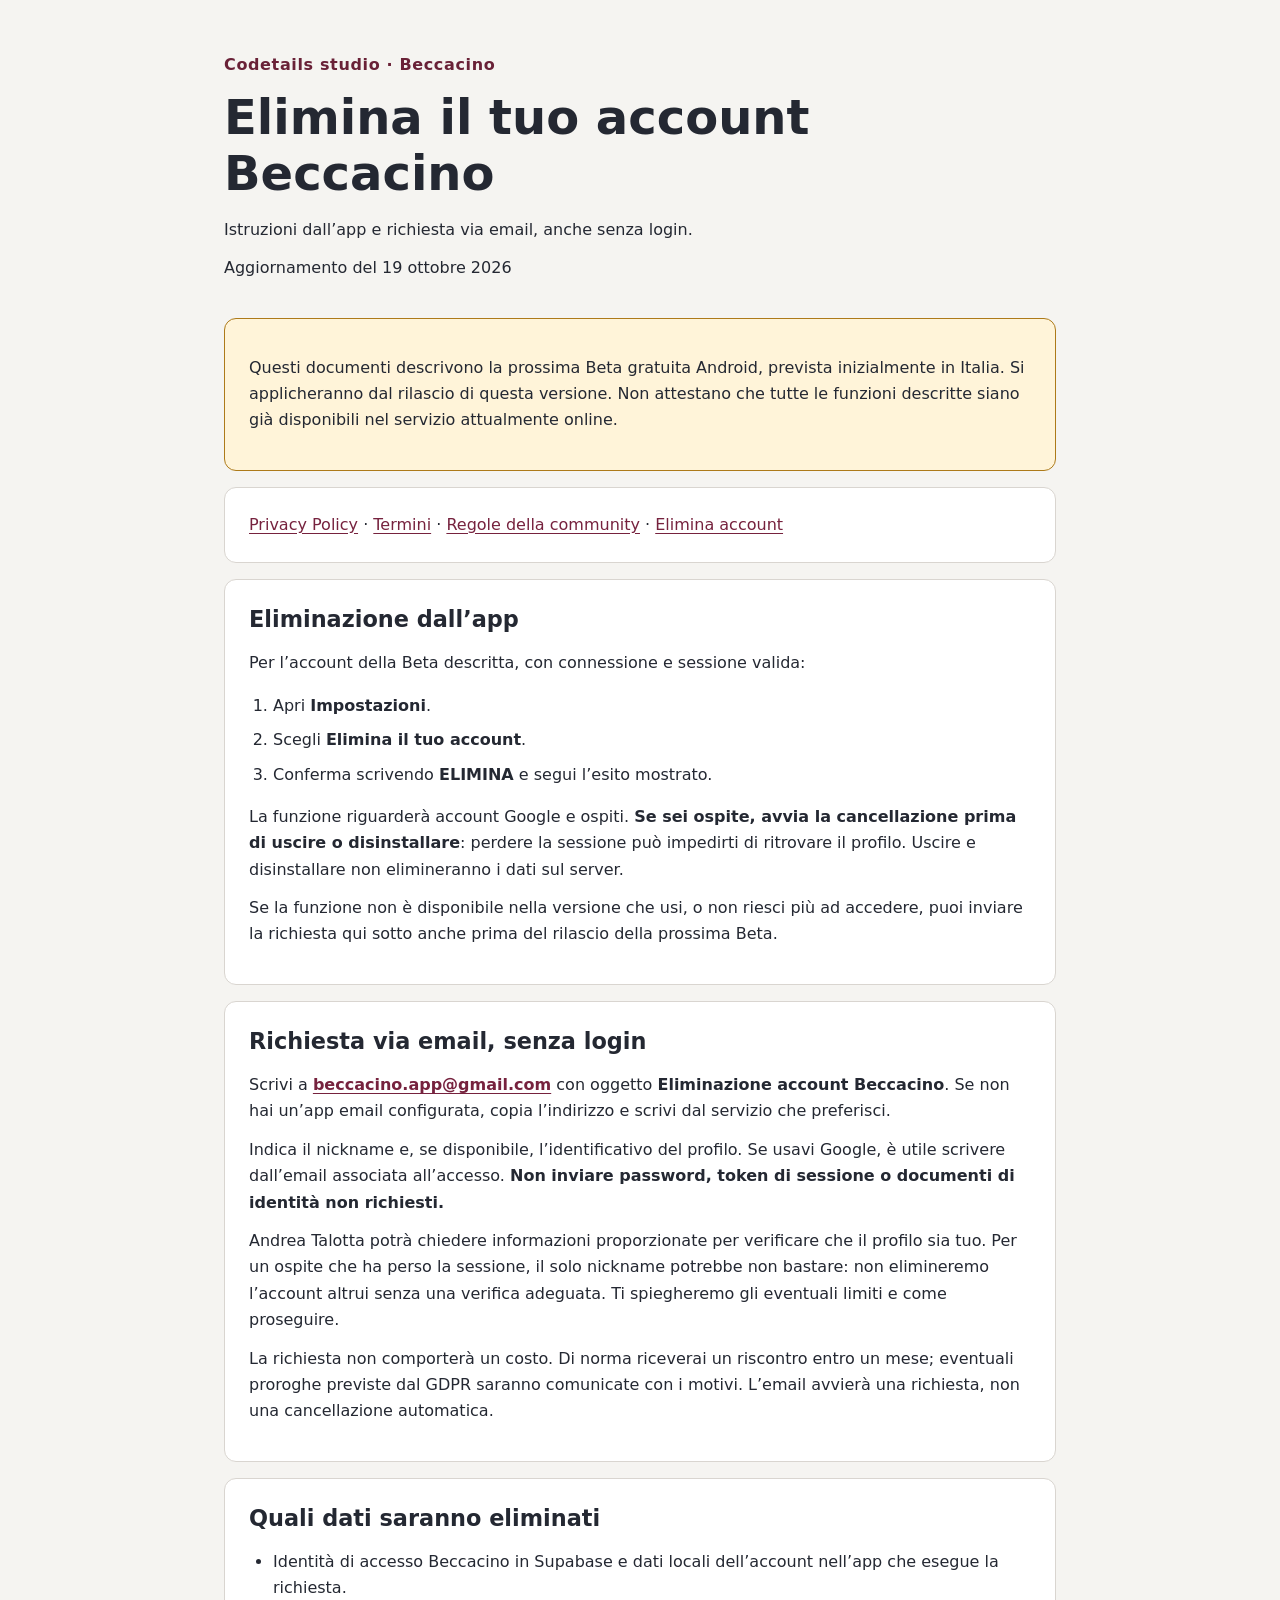
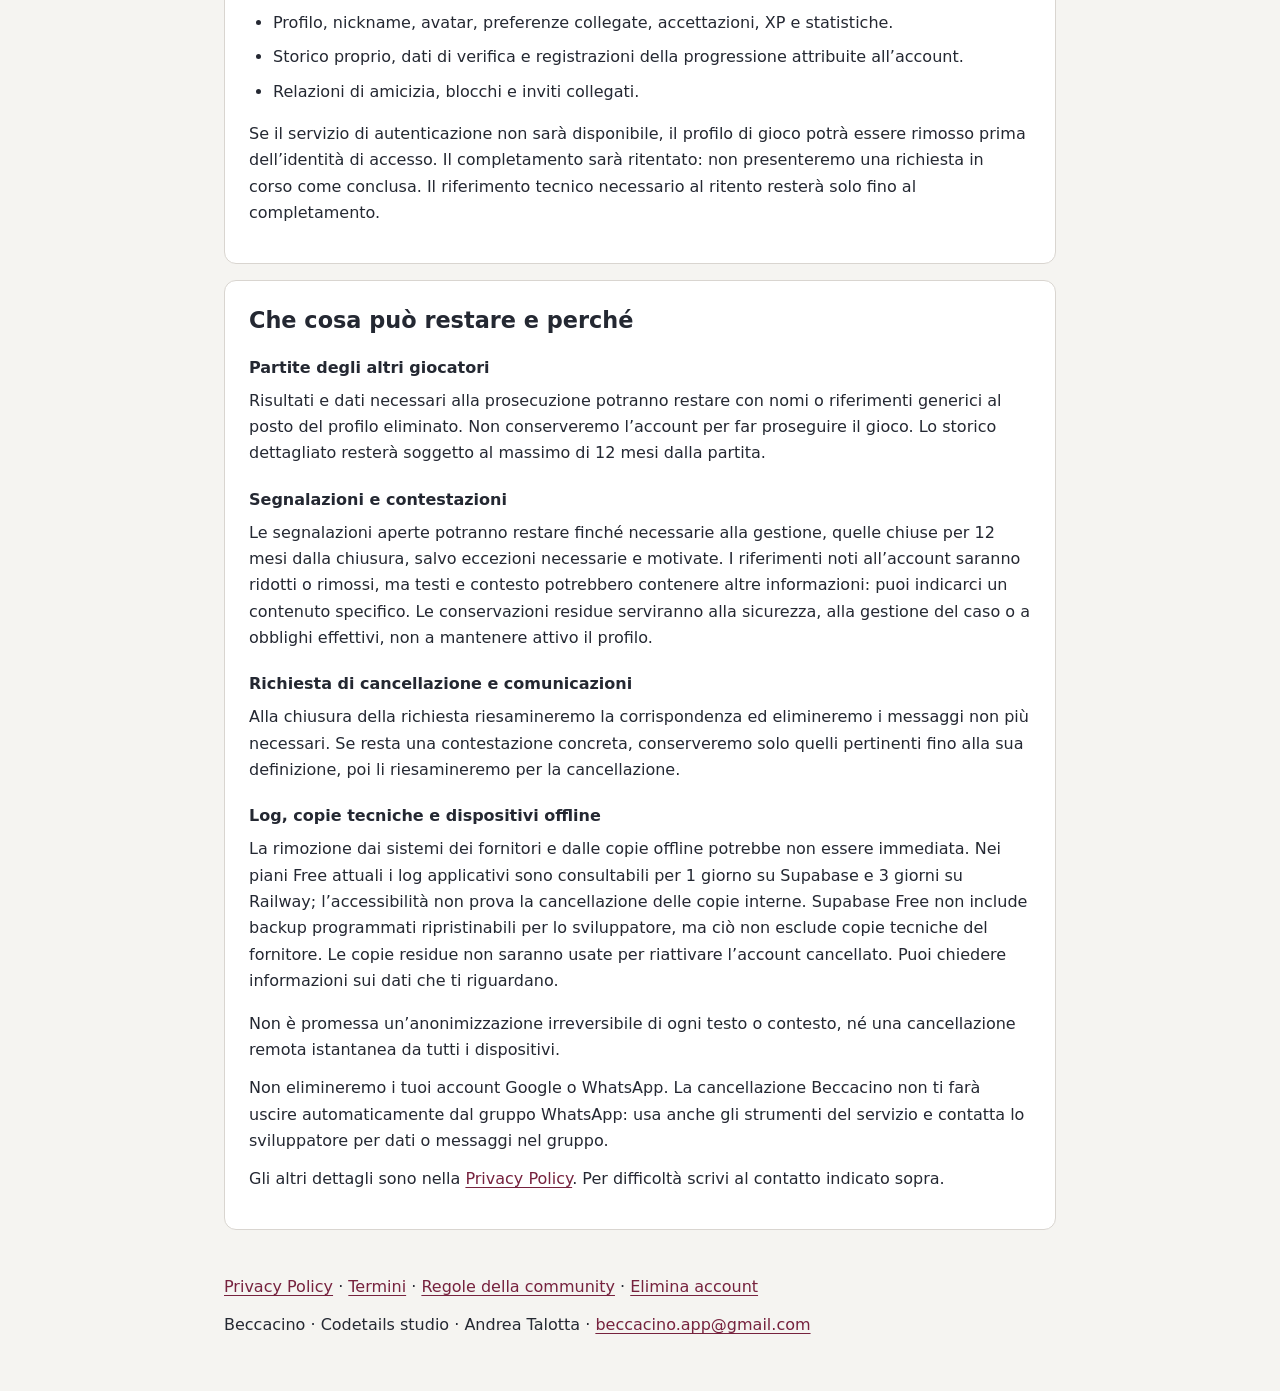
<file: delete-account.html>
<!doctype html>
<html lang="it">
<head>
  <meta charset="utf-8">
  <meta name="viewport" content="width=device-width, initial-scale=1">
  <meta name="description" content="Istruzioni dall’app e richiesta via email, anche senza login.">
  <meta name="referrer" content="no-referrer">
  <meta http-equiv="Content-Security-Policy" content="default-src 'none'; style-src 'self'; base-uri 'none'; form-action 'none'">
  <title>Elimina il tuo account Beccacino — Beccacino</title>
  <link rel="stylesheet" href="styles.css">
</head>
<body>
  <a class="skip" href="#contenuto">Vai al contenuto</a>
  <header>
    <p class="eyebrow">Codetails studio · Beccacino</p>
    <h1>Elimina il tuo account Beccacino</h1>
    <p>Istruzioni dall’app e richiesta via email, anche senza login.</p>
    <p>Aggiornamento del <time datetime="2026-10-19">19 ottobre 2026</time></p>
  </header>
  <main id="contenuto" tabindex="-1">
    <aside class="notice" aria-label="Versione del servizio"><p>Questi documenti descrivono la prossima Beta gratuita Android, prevista inizialmente in Italia. Si applicheranno dal rilascio di questa versione. Non attestano che tutte le funzioni descritte siano già disponibili nel servizio attualmente online.</p></aside>
    <nav aria-label="Documenti di Beccacino"><a href="index.html">Privacy Policy</a> · <a href="terms.html">Termini</a> · <a href="community.html">Regole della community</a> · <a href="delete-account.html">Elimina account</a></nav>
    <section aria-labelledby="app">
      <h2 id="app">Eliminazione dall’app</h2>
      <p>Per l’account della Beta descritta, con connessione e sessione valida:</p>
      <ol>
        <li>Apri <strong>Impostazioni</strong>.</li>
        <li>Scegli <strong>Elimina il tuo account</strong>.</li>
        <li>Conferma scrivendo <strong>ELIMINA</strong> e segui l’esito mostrato.</li>
      </ol>
      <p>La funzione riguarderà account Google e ospiti. <strong>Se sei ospite, avvia la cancellazione prima di uscire o disinstallare</strong>: perdere la sessione può impedirti di ritrovare il profilo. Uscire e disinstallare non elimineranno i dati sul server.</p>
      <p>Se la funzione non è disponibile nella versione che usi, o non riesci più ad accedere, puoi inviare la richiesta qui sotto anche prima del rilascio della prossima Beta.</p>
    </section>
    <section aria-labelledby="email">
      <h2 id="email">Richiesta via email, senza login</h2>
      <p>Scrivi a <a href="mailto:beccacino.app@gmail.com?subject=Eliminazione%20account%20Beccacino"><strong>beccacino.app@gmail.com</strong></a> con oggetto <strong>Eliminazione account Beccacino</strong>. Se non hai un’app email configurata, copia l’indirizzo e scrivi dal servizio che preferisci.</p>
      <p>Indica il nickname e, se disponibile, l’identificativo del profilo. Se usavi Google, è utile scrivere dall’email associata all’accesso. <strong>Non inviare password, token di sessione o documenti di identità non richiesti.</strong></p>
      <p>Andrea Talotta potrà chiedere informazioni proporzionate per verificare che il profilo sia tuo. Per un ospite che ha perso la sessione, il solo nickname potrebbe non bastare: non elimineremo l’account altrui senza una verifica adeguata. Ti spiegheremo gli eventuali limiti e come proseguire.</p>
      <p>La richiesta non comporterà un costo. Di norma riceverai un riscontro entro un mese; eventuali proroghe previste dal GDPR saranno comunicate con i motivi. L’email avvierà una richiesta, non una cancellazione automatica.</p>
    </section>
    <section aria-labelledby="dati-eliminati">
      <h2 id="dati-eliminati">Quali dati saranno eliminati</h2>
      <ul>
        <li>Identità di accesso Beccacino in Supabase e dati locali dell’account nell’app che esegue la richiesta.</li>
        <li>Profilo, nickname, avatar, preferenze collegate, accettazioni, XP e statistiche.</li>
        <li>Storico proprio, dati di verifica e registrazioni della progressione attribuite all’account.</li>
        <li>Relazioni di amicizia, blocchi e inviti collegati.</li>
      </ul>
      <p>Se il servizio di autenticazione non sarà disponibile, il profilo di gioco potrà essere rimosso prima dell’identità di accesso. Il completamento sarà ritentato: non presenteremo una richiesta in corso come conclusa. Il riferimento tecnico necessario al ritento resterà solo fino al completamento.</p>
    </section>
    <section aria-labelledby="residui">
      <h2 id="residui">Che cosa può restare e perché</h2>
      <dl>
        <dt>Partite degli altri giocatori</dt>
        <dd>Risultati e dati necessari alla prosecuzione potranno restare con nomi o riferimenti generici al posto del profilo eliminato. Non conserveremo l’account per far proseguire il gioco. Lo storico dettagliato resterà soggetto al massimo di 12 mesi dalla partita.</dd>
        <dt>Segnalazioni e contestazioni</dt>
        <dd>Le segnalazioni aperte potranno restare finché necessarie alla gestione, quelle chiuse per 12 mesi dalla chiusura, salvo eccezioni necessarie e motivate. I riferimenti noti all’account saranno ridotti o rimossi, ma testi e contesto potrebbero contenere altre informazioni: puoi indicarci un contenuto specifico. Le conservazioni residue serviranno alla sicurezza, alla gestione del caso o a obblighi effettivi, non a mantenere attivo il profilo.</dd>
        <dt>Richiesta di cancellazione e comunicazioni</dt>
        <dd>Alla chiusura della richiesta riesamineremo la corrispondenza ed elimineremo i messaggi non più necessari. Se resta una contestazione concreta, conserveremo solo quelli pertinenti fino alla sua definizione, poi li riesamineremo per la cancellazione.</dd>
        <dt>Log, copie tecniche e dispositivi offline</dt>
        <dd>La rimozione dai sistemi dei fornitori e dalle copie offline potrebbe non essere immediata. Nei piani Free attuali i log applicativi sono consultabili per 1 giorno su Supabase e 3 giorni su Railway; l’accessibilità non prova la cancellazione delle copie interne. Supabase Free non include backup programmati ripristinabili per lo sviluppatore, ma ciò non esclude copie tecniche del fornitore. Le copie residue non saranno usate per riattivare l’account cancellato. Puoi chiedere informazioni sui dati che ti riguardano.</dd>
      </dl>
      <p>Non è promessa un’anonimizzazione irreversibile di ogni testo o contesto, né una cancellazione remota istantanea da tutti i dispositivi.</p>
      <p>Non elimineremo i tuoi account Google o WhatsApp. La cancellazione Beccacino non ti farà uscire automaticamente dal gruppo WhatsApp: usa anche gli strumenti del servizio e contatta lo sviluppatore per dati o messaggi nel gruppo.</p>
      <p>Gli altri dettagli sono nella <a href="index.html#conservazione">Privacy Policy</a>. Per difficoltà scrivi al contatto indicato sopra.</p>
    </section>

  </main>
  <footer>
    <p><a href="index.html">Privacy Policy</a> · <a href="terms.html">Termini</a> · <a href="community.html">Regole della community</a> · <a href="delete-account.html">Elimina account</a></p>
    <p>Beccacino · Codetails studio · Andrea Talotta · <a href="mailto:beccacino.app@gmail.com">beccacino.app@gmail.com</a></p>
  </footer>
</body>
</html>
</file>
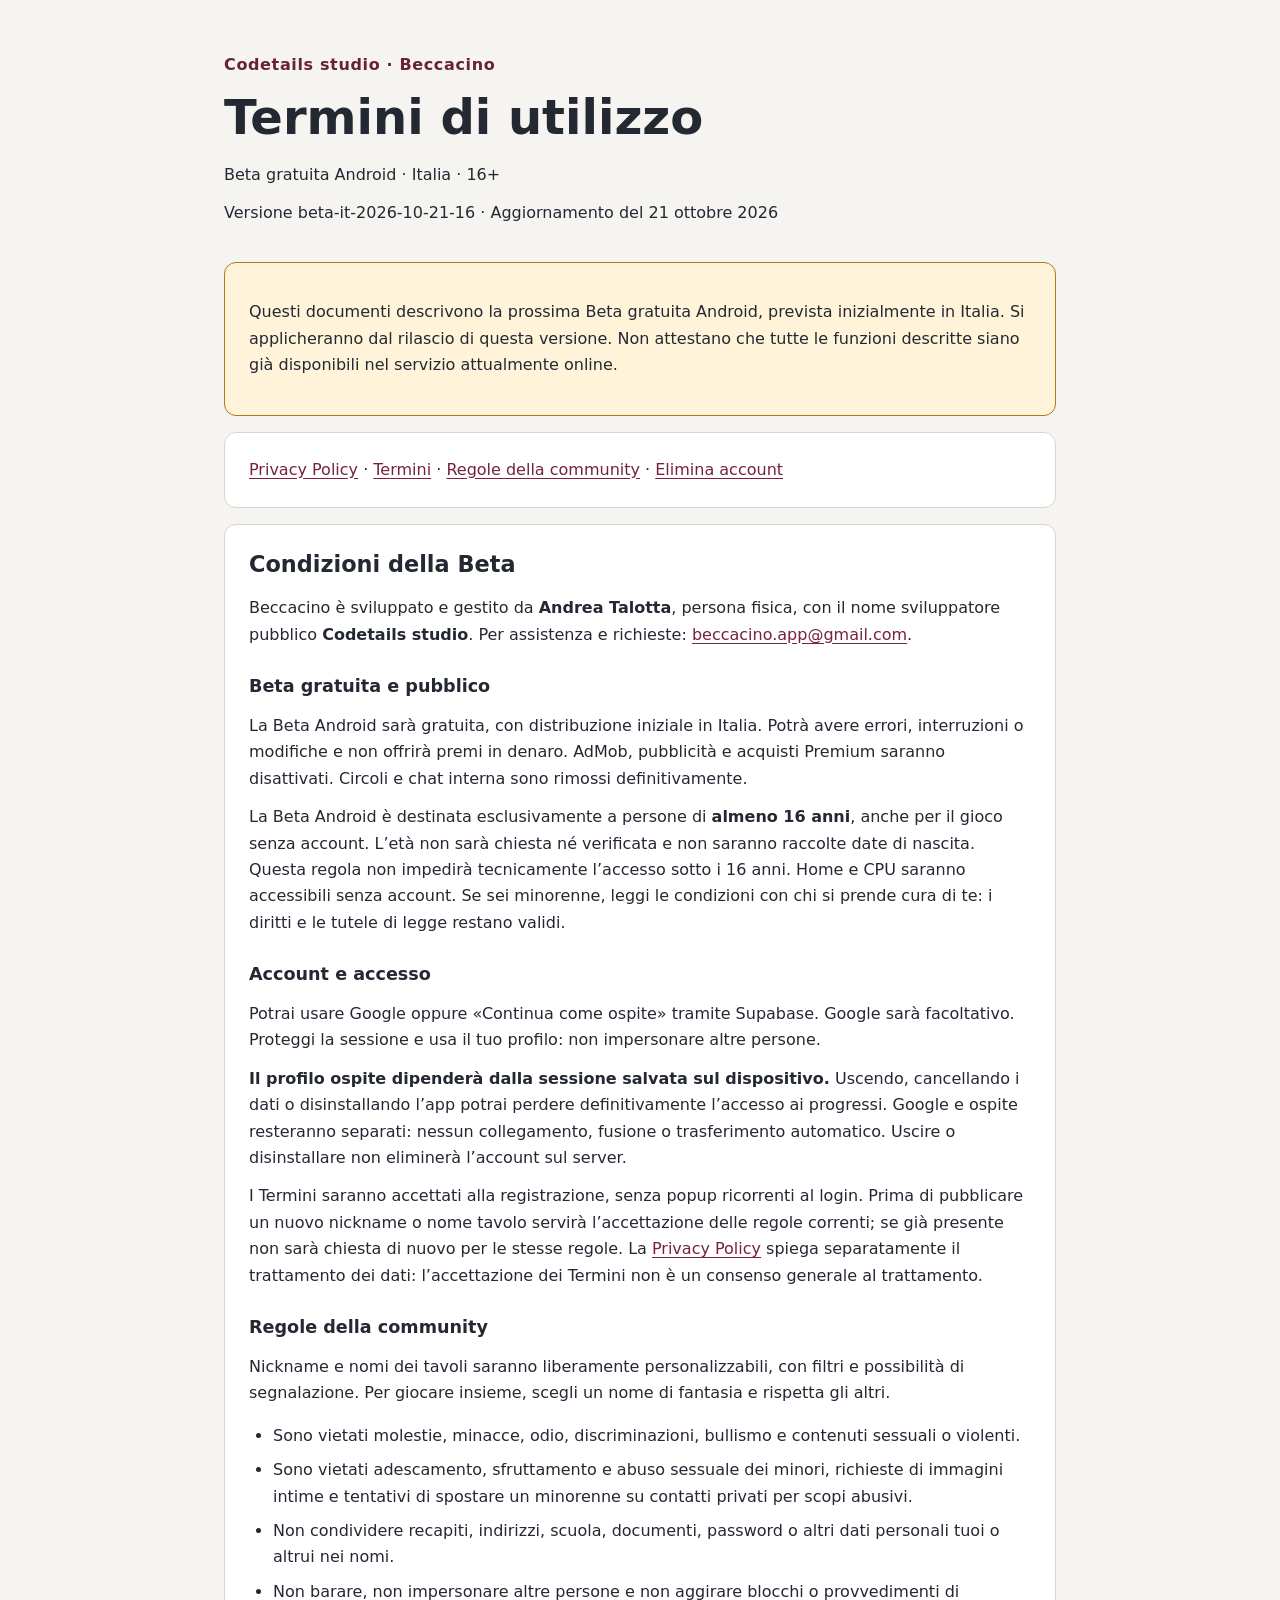
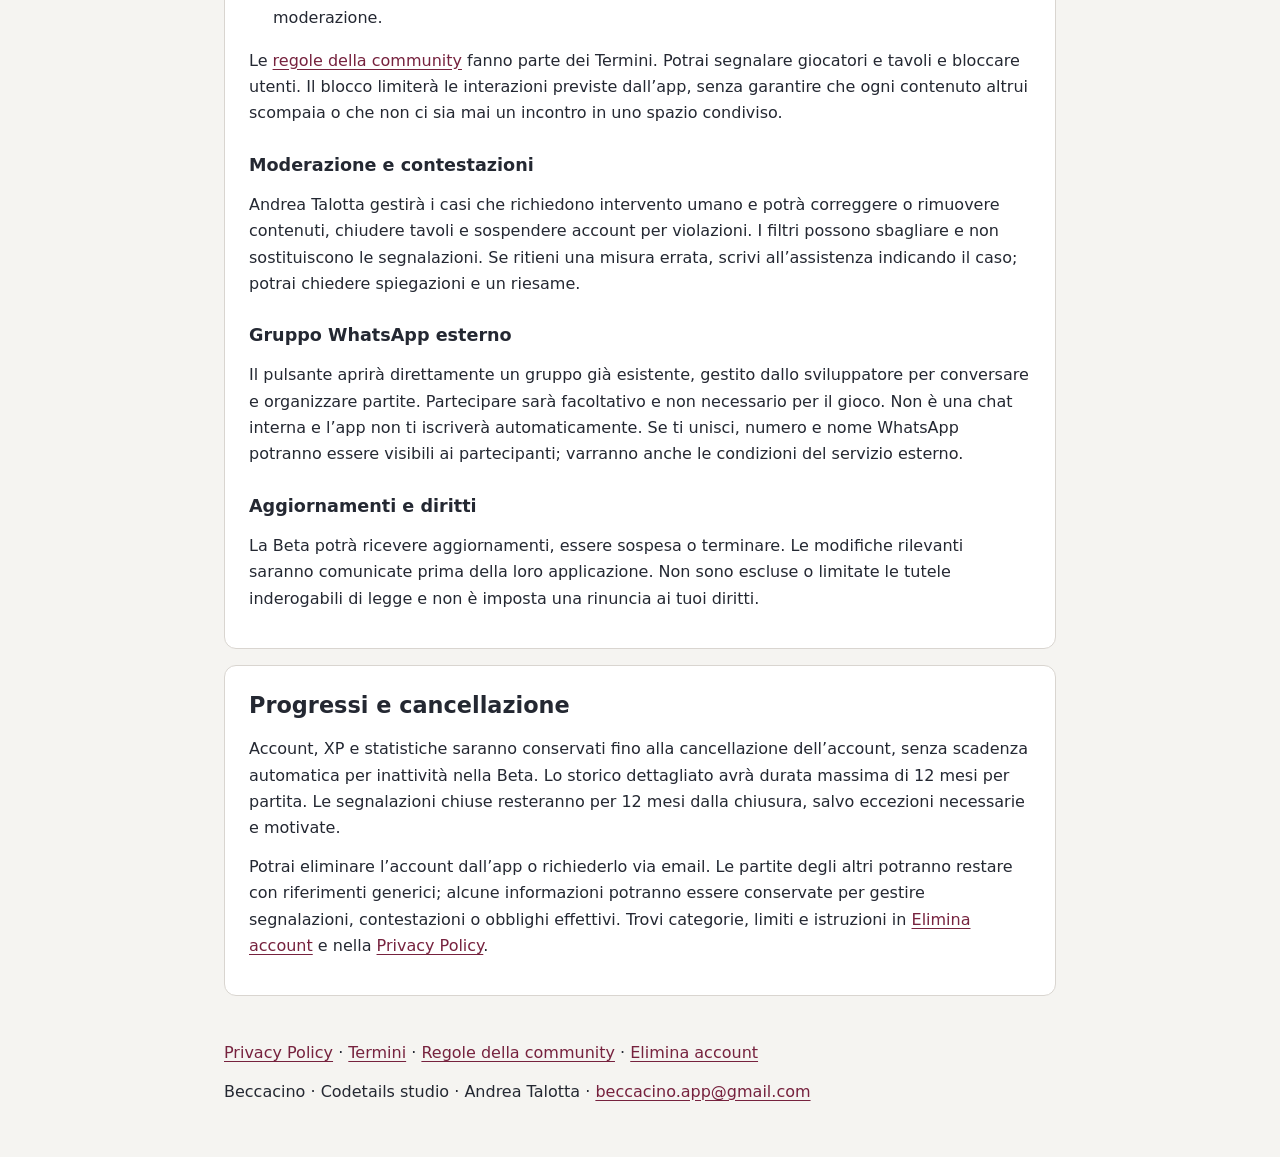
<file: terms.html>
<!doctype html>
<html lang="it">
<head>
  <meta charset="utf-8">
  <meta name="viewport" content="width=device-width, initial-scale=1">
  <meta name="description" content="Beta gratuita Android · Italia · 16+">
  <meta name="referrer" content="no-referrer">
  <meta http-equiv="Content-Security-Policy" content="default-src 'none'; style-src 'self'; base-uri 'none'; form-action 'none'">
  <title>Termini di utilizzo — Beccacino</title>
  <link rel="stylesheet" href="styles.css">
</head>
<body>
  <a class="skip" href="#contenuto">Vai al contenuto</a>
  <header>
    <p class="eyebrow">Codetails studio · Beccacino</p>
    <h1>Termini di utilizzo</h1>
    <p>Beta gratuita Android · Italia · 16+</p>
    <p>Versione beta-it-2026-10-21-16 · Aggiornamento del <time datetime="2026-10-21">21 ottobre 2026</time></p>
  </header>
  <main id="contenuto" tabindex="-1">
    <aside class="notice" aria-label="Versione del servizio"><p>Questi documenti descrivono la prossima Beta gratuita Android, prevista inizialmente in Italia. Si applicheranno dal rilascio di questa versione. Non attestano che tutte le funzioni descritte siano già disponibili nel servizio attualmente online.</p></aside>
    <nav aria-label="Documenti di Beccacino"><a href="index.html">Privacy Policy</a> · <a href="terms.html">Termini</a> · <a href="community.html">Regole della community</a> · <a href="delete-account.html">Elimina account</a></nav>
    <section aria-labelledby="termini">
      <h2 id="termini">Condizioni della Beta</h2>
      <p>Beccacino è sviluppato e gestito da <strong>Andrea Talotta</strong>, persona fisica, con il nome sviluppatore pubblico <strong>Codetails studio</strong>. Per assistenza e richieste: <a href="mailto:beccacino.app@gmail.com">beccacino.app@gmail.com</a>.</p>
      <h3>Beta gratuita e pubblico</h3>
      <p>La Beta Android sarà gratuita, con distribuzione iniziale in Italia. Potrà avere errori, interruzioni o modifiche e non offrirà premi in denaro. AdMob, pubblicità e acquisti Premium saranno disattivati. Circoli e chat interna sono rimossi definitivamente.</p>
      <p>La Beta Android è destinata esclusivamente a persone di <strong>almeno 16 anni</strong>, anche per il gioco senza account. L’età non sarà chiesta né verificata e non saranno raccolte date di nascita. Questa regola non impedirà tecnicamente l’accesso sotto i 16 anni. Home e CPU saranno accessibili senza account. Se sei minorenne, leggi le condizioni con chi si prende cura di te: i diritti e le tutele di legge restano validi.</p>
      <h3>Account e accesso</h3>
      <p>Potrai usare Google oppure «Continua come ospite» tramite Supabase. Google sarà facoltativo. Proteggi la sessione e usa il tuo profilo: non impersonare altre persone.</p>
      <p><strong>Il profilo ospite dipenderà dalla sessione salvata sul dispositivo.</strong> Uscendo, cancellando i dati o disinstallando l’app potrai perdere definitivamente l’accesso ai progressi. Google e ospite resteranno separati: nessun collegamento, fusione o trasferimento automatico. Uscire o disinstallare non eliminerà l’account sul server.</p>
      <p>I Termini saranno accettati alla registrazione, senza popup ricorrenti al login. Prima di pubblicare un nuovo nickname o nome tavolo servirà l’accettazione delle regole correnti; se già presente non sarà chiesta di nuovo per le stesse regole. La <a href="index.html">Privacy Policy</a> spiega separatamente il trattamento dei dati: l’accettazione dei Termini non è un consenso generale al trattamento.</p>
      <h3>Regole della community</h3>
      <p>Nickname e nomi dei tavoli saranno liberamente personalizzabili, con filtri e possibilità di segnalazione. Per giocare insieme, scegli un nome di fantasia e rispetta gli altri.</p>
      <ul>
        <li>Sono vietati molestie, minacce, odio, discriminazioni, bullismo e contenuti sessuali o violenti.</li>
        <li>Sono vietati adescamento, sfruttamento e abuso sessuale dei minori, richieste di immagini intime e tentativi di spostare un minorenne su contatti privati per scopi abusivi.</li>
        <li>Non condividere recapiti, indirizzi, scuola, documenti, password o altri dati personali tuoi o altrui nei nomi.</li>
        <li>Non barare, non impersonare altre persone e non aggirare blocchi o provvedimenti di moderazione.</li>
      </ul>
      <p>Le <a href="community.html">regole della community</a> fanno parte dei Termini. Potrai segnalare giocatori e tavoli e bloccare utenti. Il blocco limiterà le interazioni previste dall’app, senza garantire che ogni contenuto altrui scompaia o che non ci sia mai un incontro in uno spazio condiviso.</p>
      <h3>Moderazione e contestazioni</h3>
      <p>Andrea Talotta gestirà i casi che richiedono intervento umano e potrà correggere o rimuovere contenuti, chiudere tavoli e sospendere account per violazioni. I filtri possono sbagliare e non sostituiscono le segnalazioni. Se ritieni una misura errata, scrivi all’assistenza indicando il caso; potrai chiedere spiegazioni e un riesame.</p>
      <h3>Gruppo WhatsApp esterno</h3>
      <p>Il pulsante aprirà direttamente un gruppo già esistente, gestito dallo sviluppatore per conversare e organizzare partite. Partecipare sarà facoltativo e non necessario per il gioco. Non è una chat interna e l’app non ti iscriverà automaticamente. Se ti unisci, numero e nome WhatsApp potranno essere visibili ai partecipanti; varranno anche le condizioni del servizio esterno.</p>
      <h3>Aggiornamenti e diritti</h3>
      <p>La Beta potrà ricevere aggiornamenti, essere sospesa o terminare. Le modifiche rilevanti saranno comunicate prima della loro applicazione. Non sono escluse o limitate le tutele inderogabili di legge e non è imposta una rinuncia ai tuoi diritti.</p>
    </section>
    <section aria-labelledby="conservazione">
      <h2 id="conservazione">Progressi e cancellazione</h2>
      <p>Account, XP e statistiche saranno conservati fino alla cancellazione dell’account, senza scadenza automatica per inattività nella Beta. Lo storico dettagliato avrà durata massima di 12 mesi per partita. Le segnalazioni chiuse resteranno per 12 mesi dalla chiusura, salvo eccezioni necessarie e motivate.</p>
      <p>Potrai eliminare l’account dall’app o richiederlo via email. Le partite degli altri potranno restare con riferimenti generici; alcune informazioni potranno essere conservate per gestire segnalazioni, contestazioni o obblighi effettivi. Trovi categorie, limiti e istruzioni in <a href="delete-account.html">Elimina account</a> e nella <a href="index.html#conservazione">Privacy Policy</a>.</p>
    </section>

  </main>
  <footer>
    <p><a href="index.html">Privacy Policy</a> · <a href="terms.html">Termini</a> · <a href="community.html">Regole della community</a> · <a href="delete-account.html">Elimina account</a></p>
    <p>Beccacino · Codetails studio · Andrea Talotta · <a href="mailto:beccacino.app@gmail.com">beccacino.app@gmail.com</a></p>
  </footer>
</body>
</html>
</file>
<file: styles.css>
:root { color-scheme: light; font-family: system-ui, -apple-system, "Segoe UI", sans-serif; color: #242832; background: #f5f4f1; line-height: 1.65; }
* { box-sizing: border-box; }
body { margin: 0; }
header, main, footer { width: min(100% - 2rem, 52rem); margin-inline: auto; }
header { padding-block: 2.5rem 1.5rem; }
.eyebrow { color: #692137; font-weight: 700; letter-spacing: .04em; }
h1 { font-size: clamp(2rem, 7vw, 3rem); line-height: 1.15; margin-block: .5rem 1rem; }
h2 { font-size: 1.4rem; line-height: 1.35; margin-block: 0 1rem; }
h3 { font-size: 1.1rem; margin-block: 1.5rem .5rem; }
p { margin-block: .75rem; }
a { color: #76223e; text-underline-offset: .18em; overflow-wrap: anywhere; }
a:hover { text-decoration-thickness: .15em; }
:focus-visible { outline: 3px solid #146c9c; outline-offset: 4px; }
nav, section, aside { background: #fff; border: 1px solid #d9d5d0; border-radius: .75rem; padding: 1.5rem; margin-block-end: 1rem; }
section { scroll-margin-top: 1rem; }
li + li { margin-top: .5rem; }
ol, ul { padding-inline-start: 1.5rem; }
dt { font-weight: 700; margin-block-start: 1.25rem; }
dd { margin-inline-start: 0; margin-block-start: .4rem; }
.notice { background: #fff4d9; border-color: #ad7a19; }
.pending { border-inline-start: 3px solid #ad7a19; padding-inline-start: .85rem; }
code { overflow-wrap: anywhere; font-size: .95em; }
footer { padding-block: 1rem 2.5rem; }
.skip { position: absolute; top: -8rem; left: 1rem; padding: .75rem; background: white; z-index: 1; }
.skip:focus { top: .5rem; }
@media (max-width: 420px) { nav, section, aside { padding: 1rem; } header { padding-block-start: 1.5rem; } }
@media print { :root { background: #fff; color: #000; font-size: 10pt; } header, main, footer { width: 100%; } nav, .skip { display: none; } section, aside { border: 0; padding: 0; } h2, h3, dt { break-after: avoid; } a { color: inherit; } }
</file>
